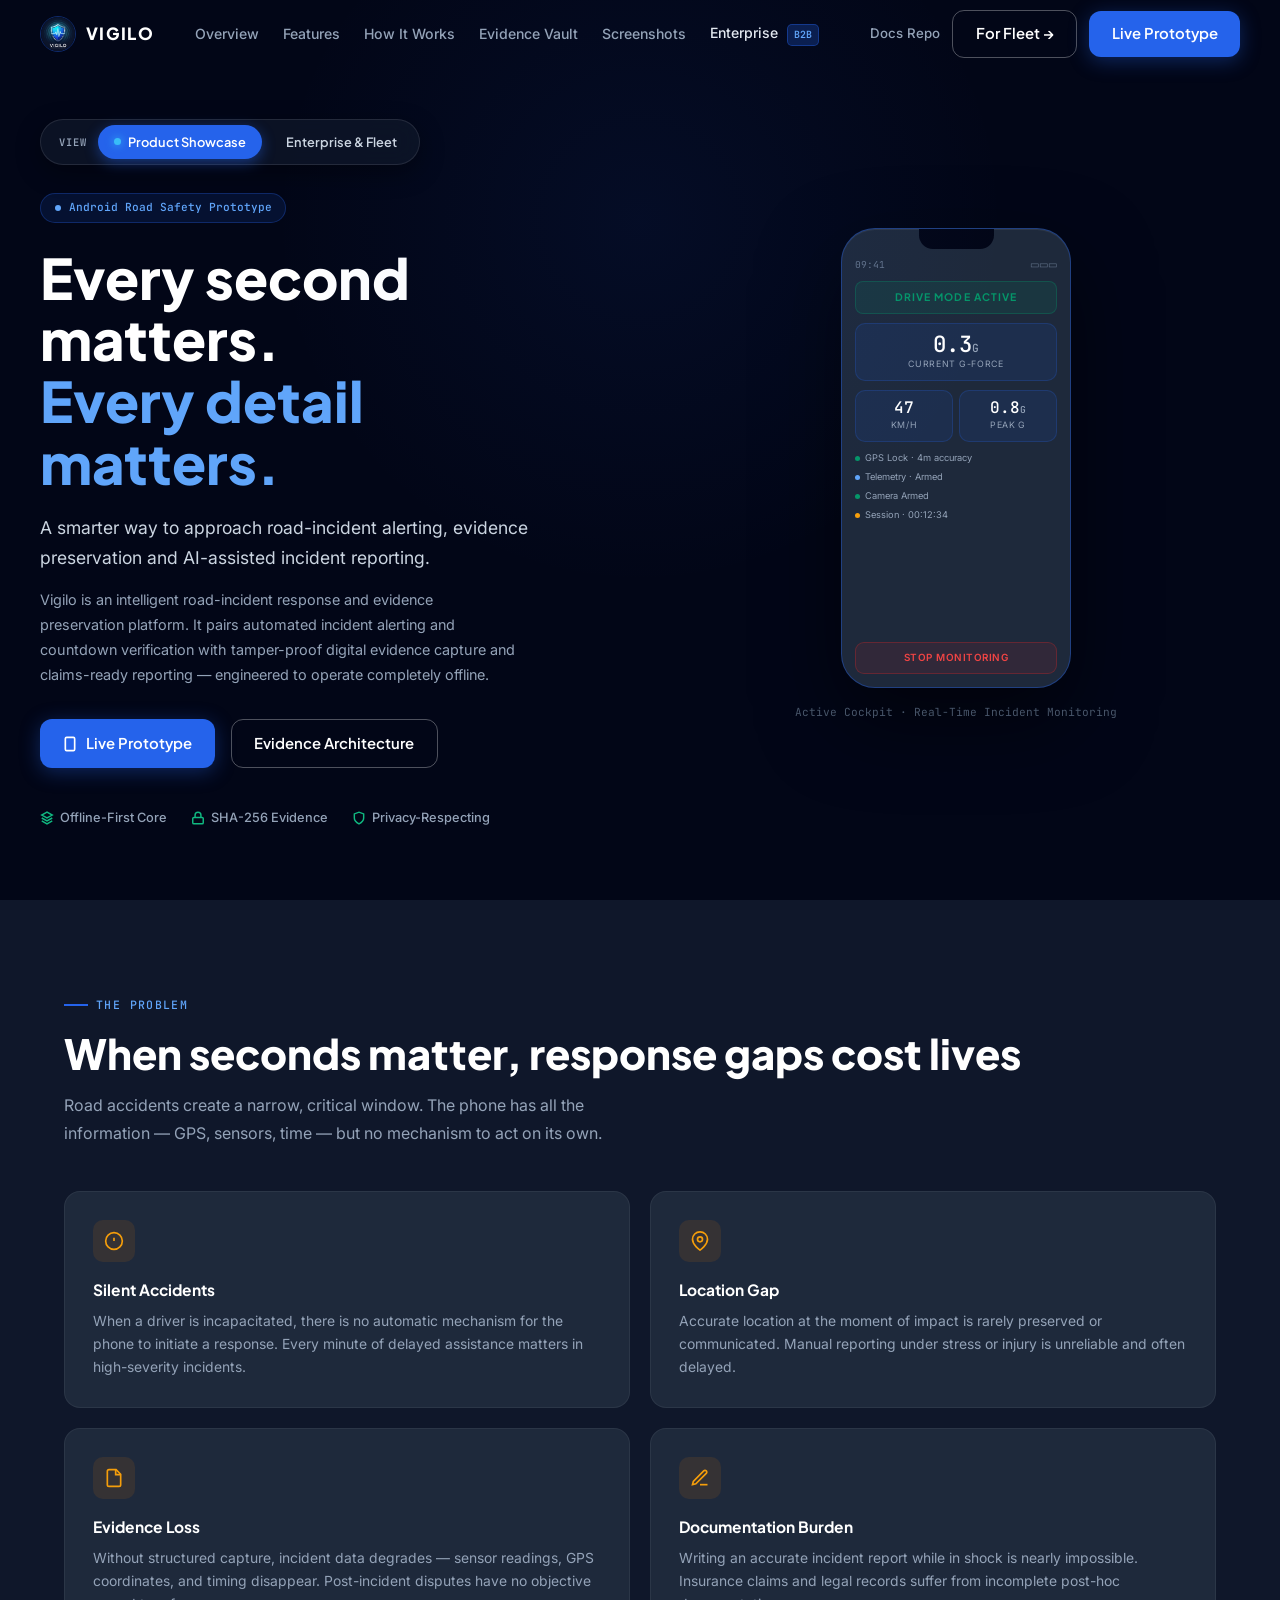
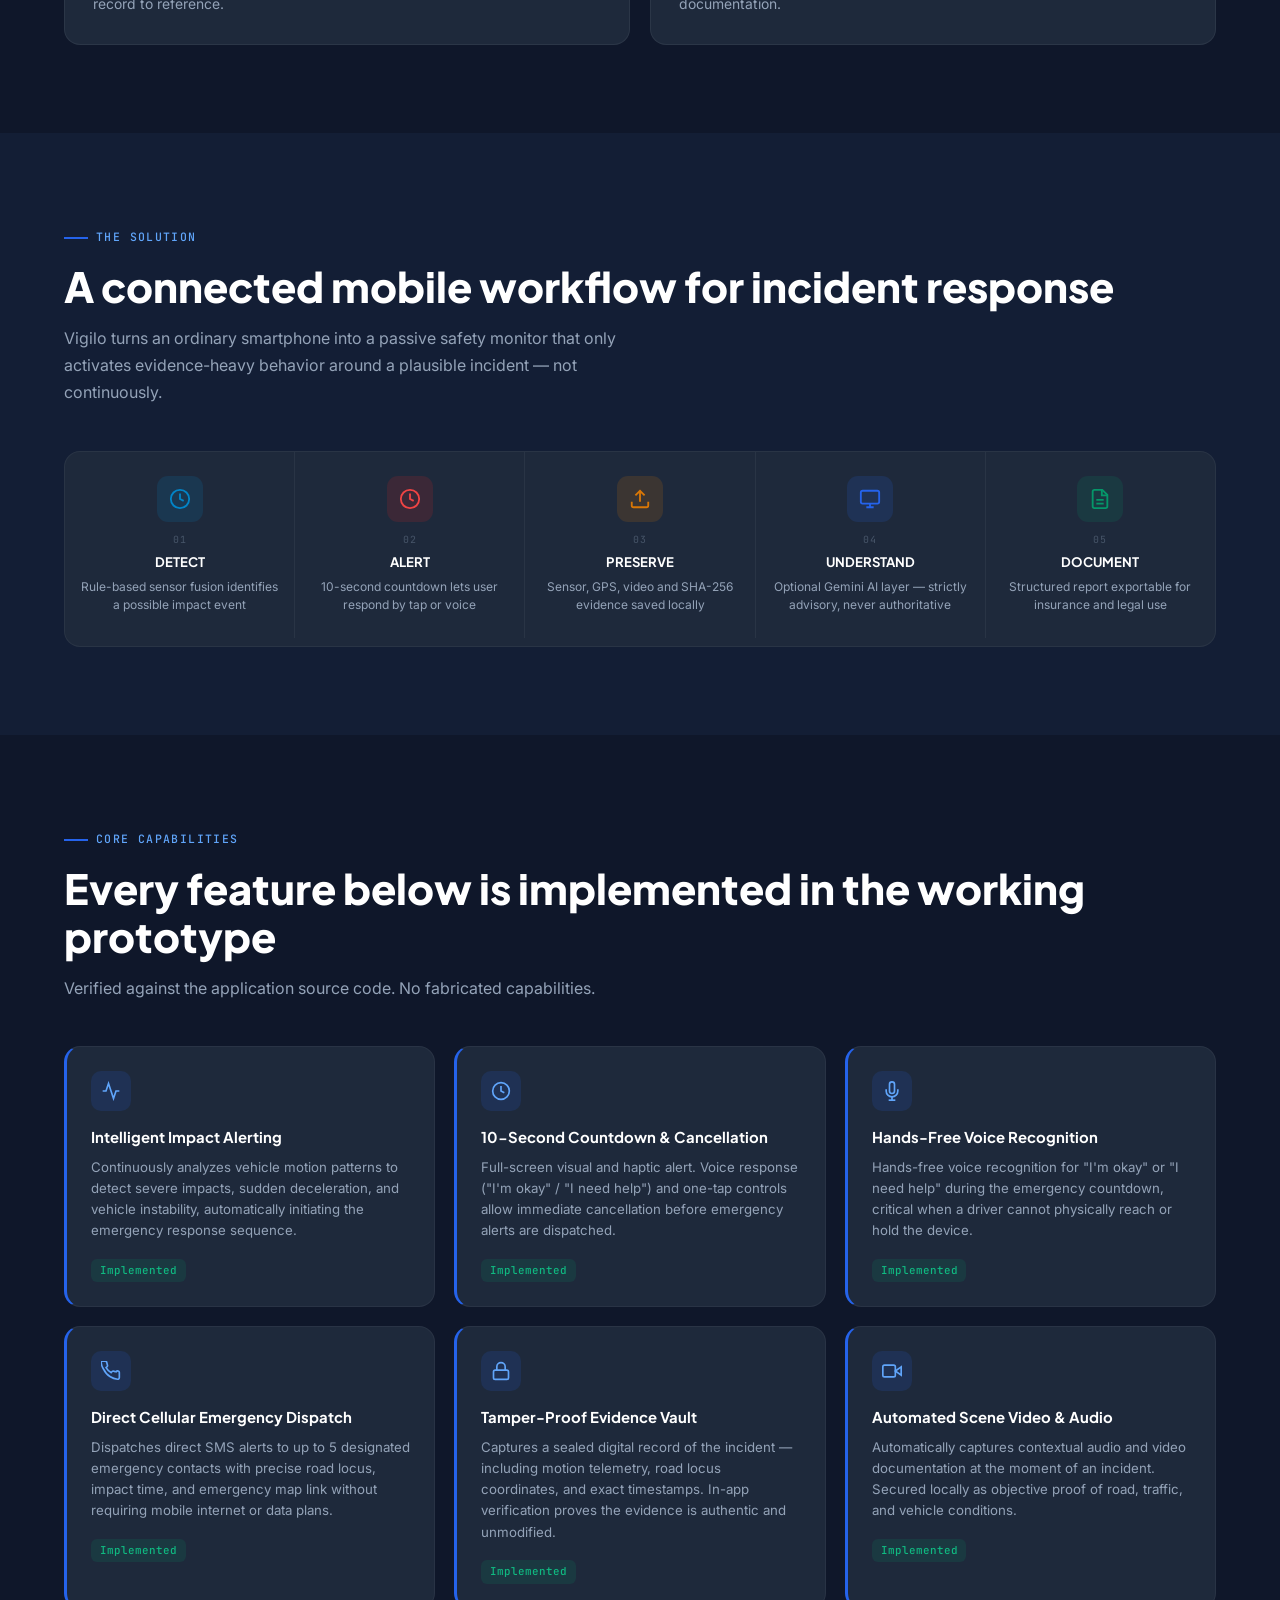
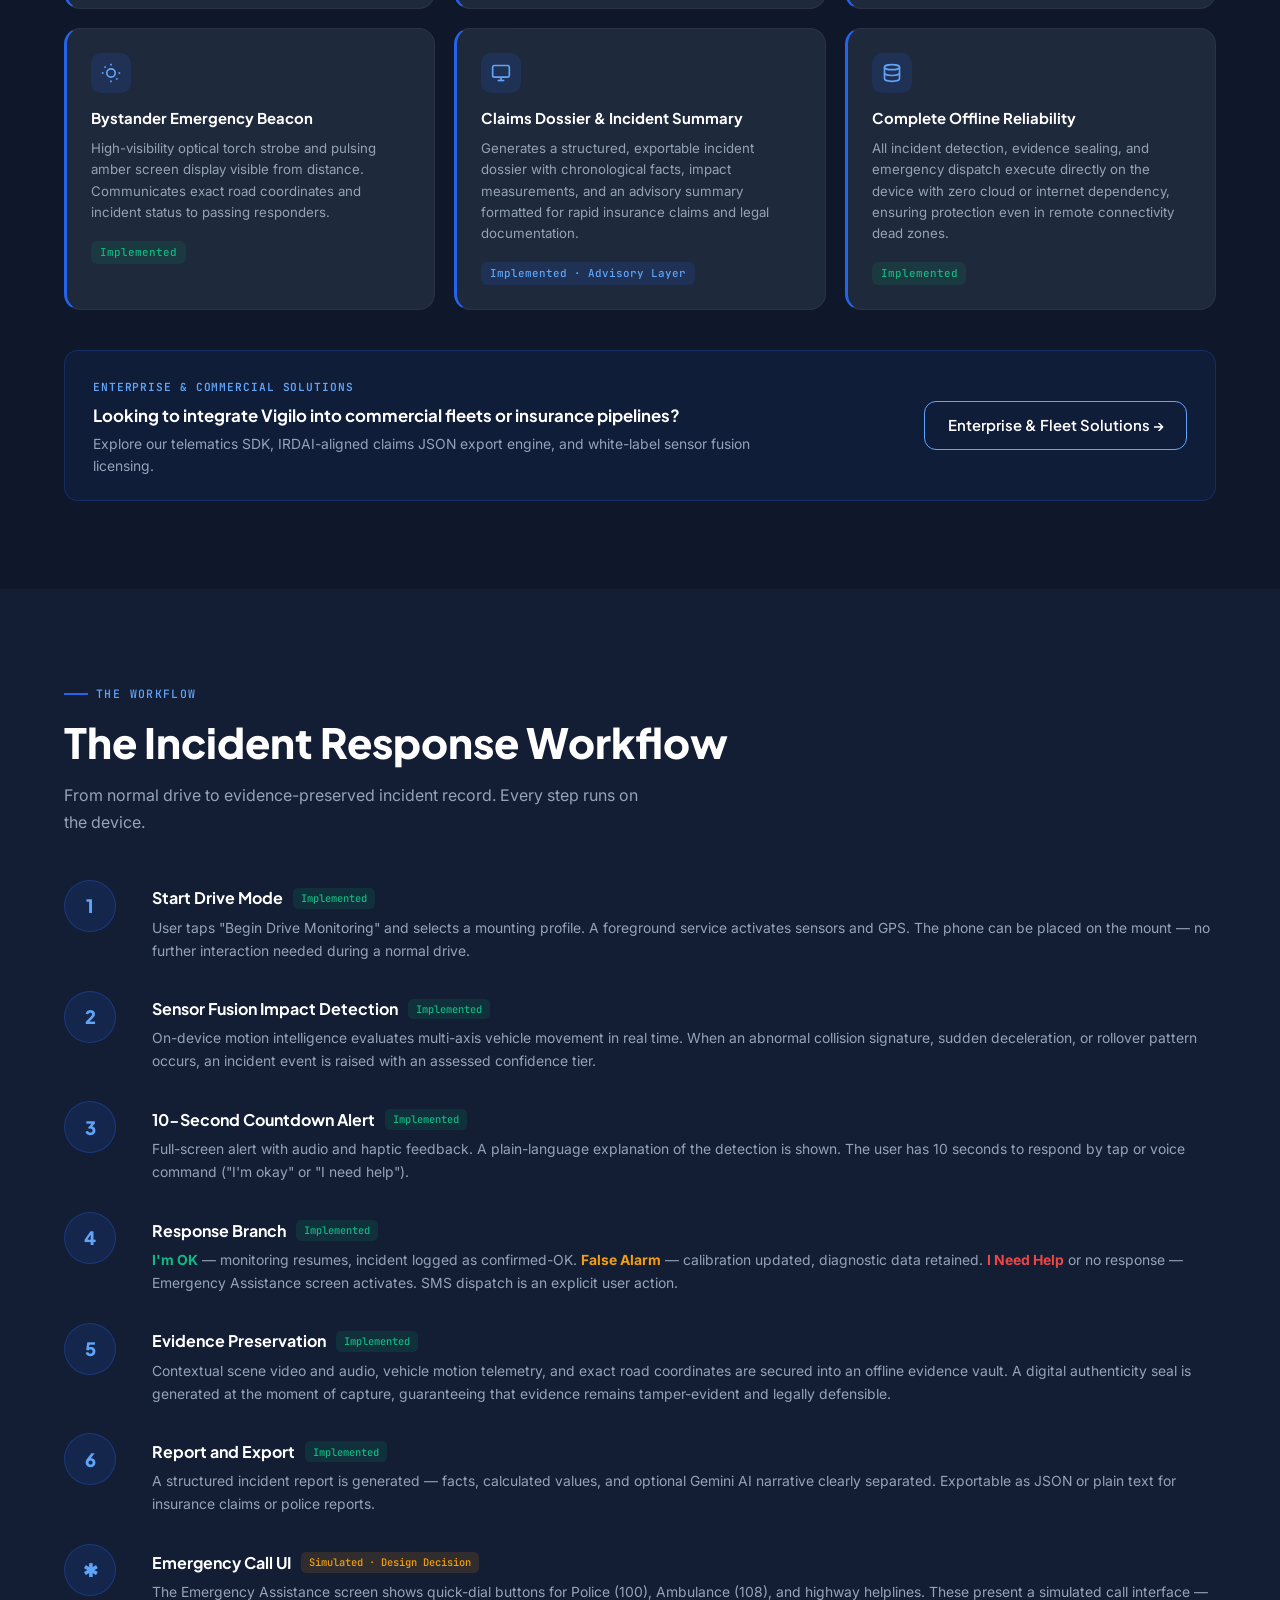
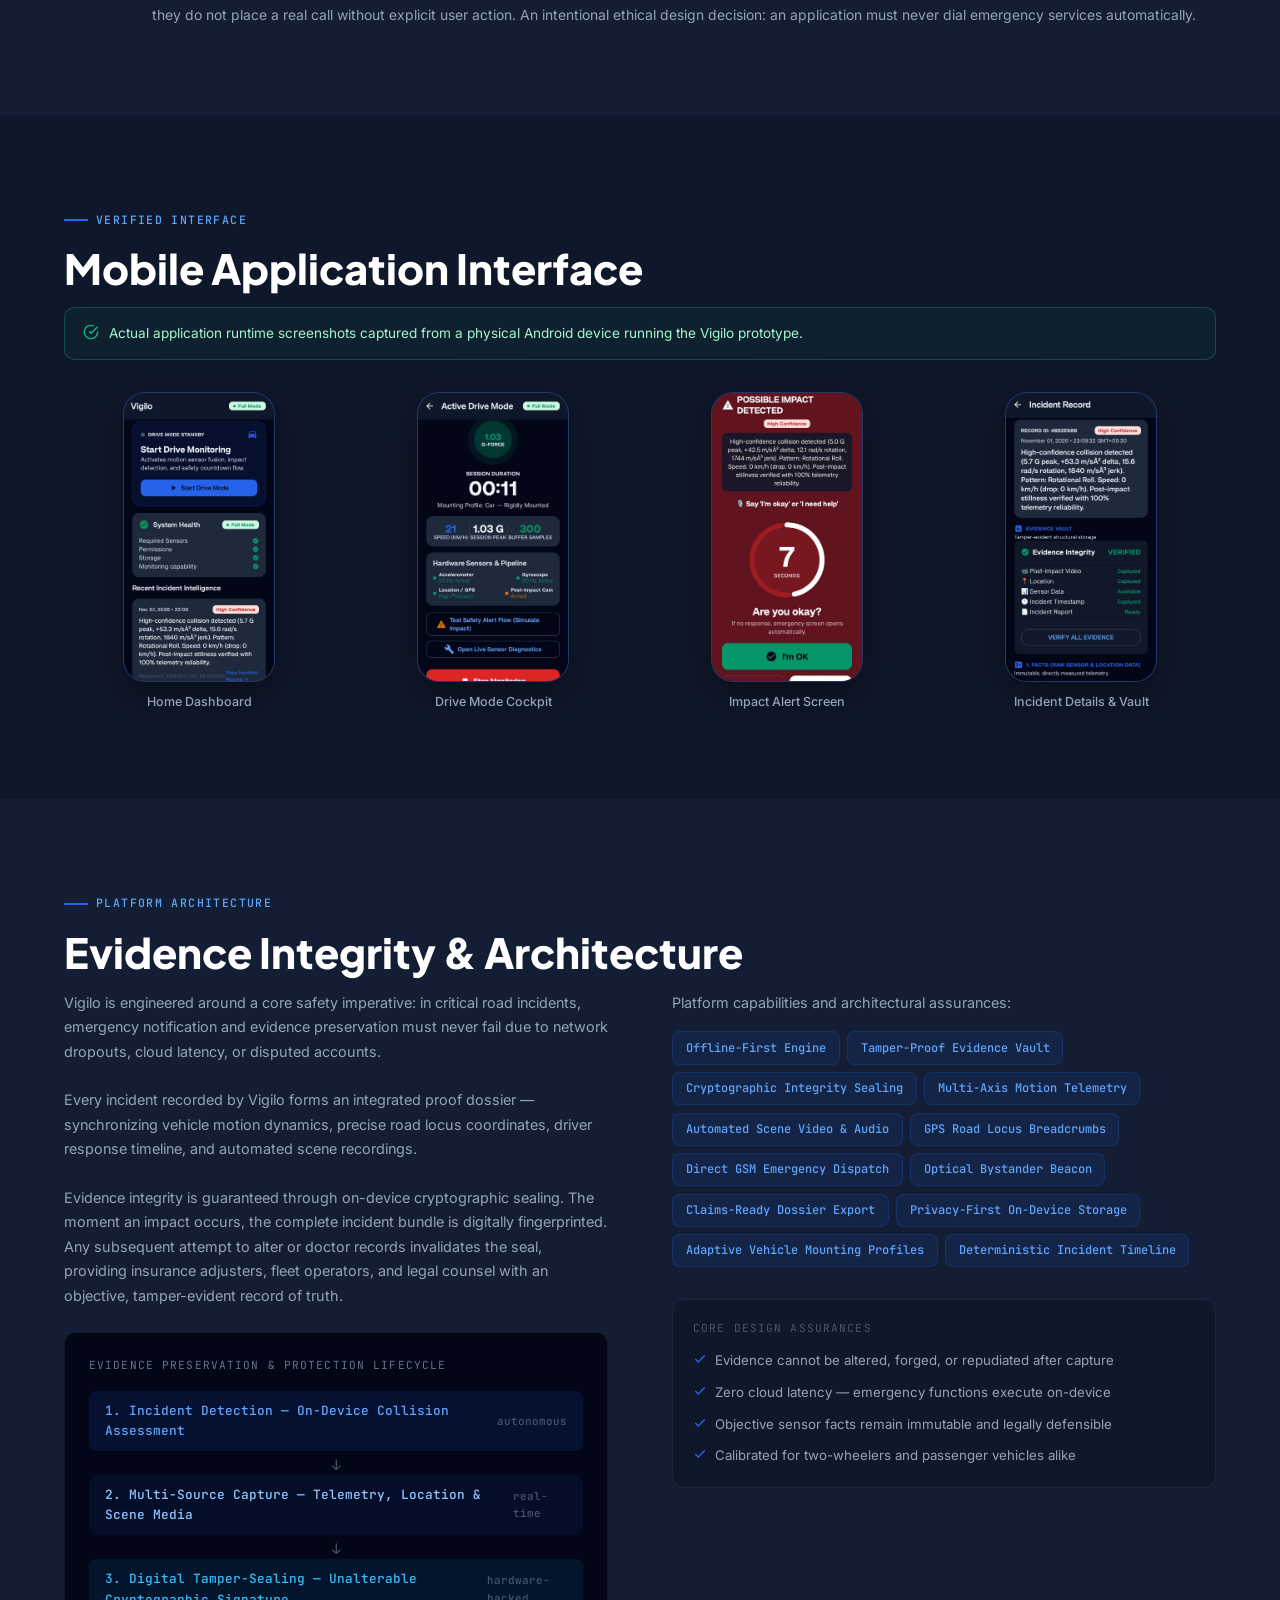
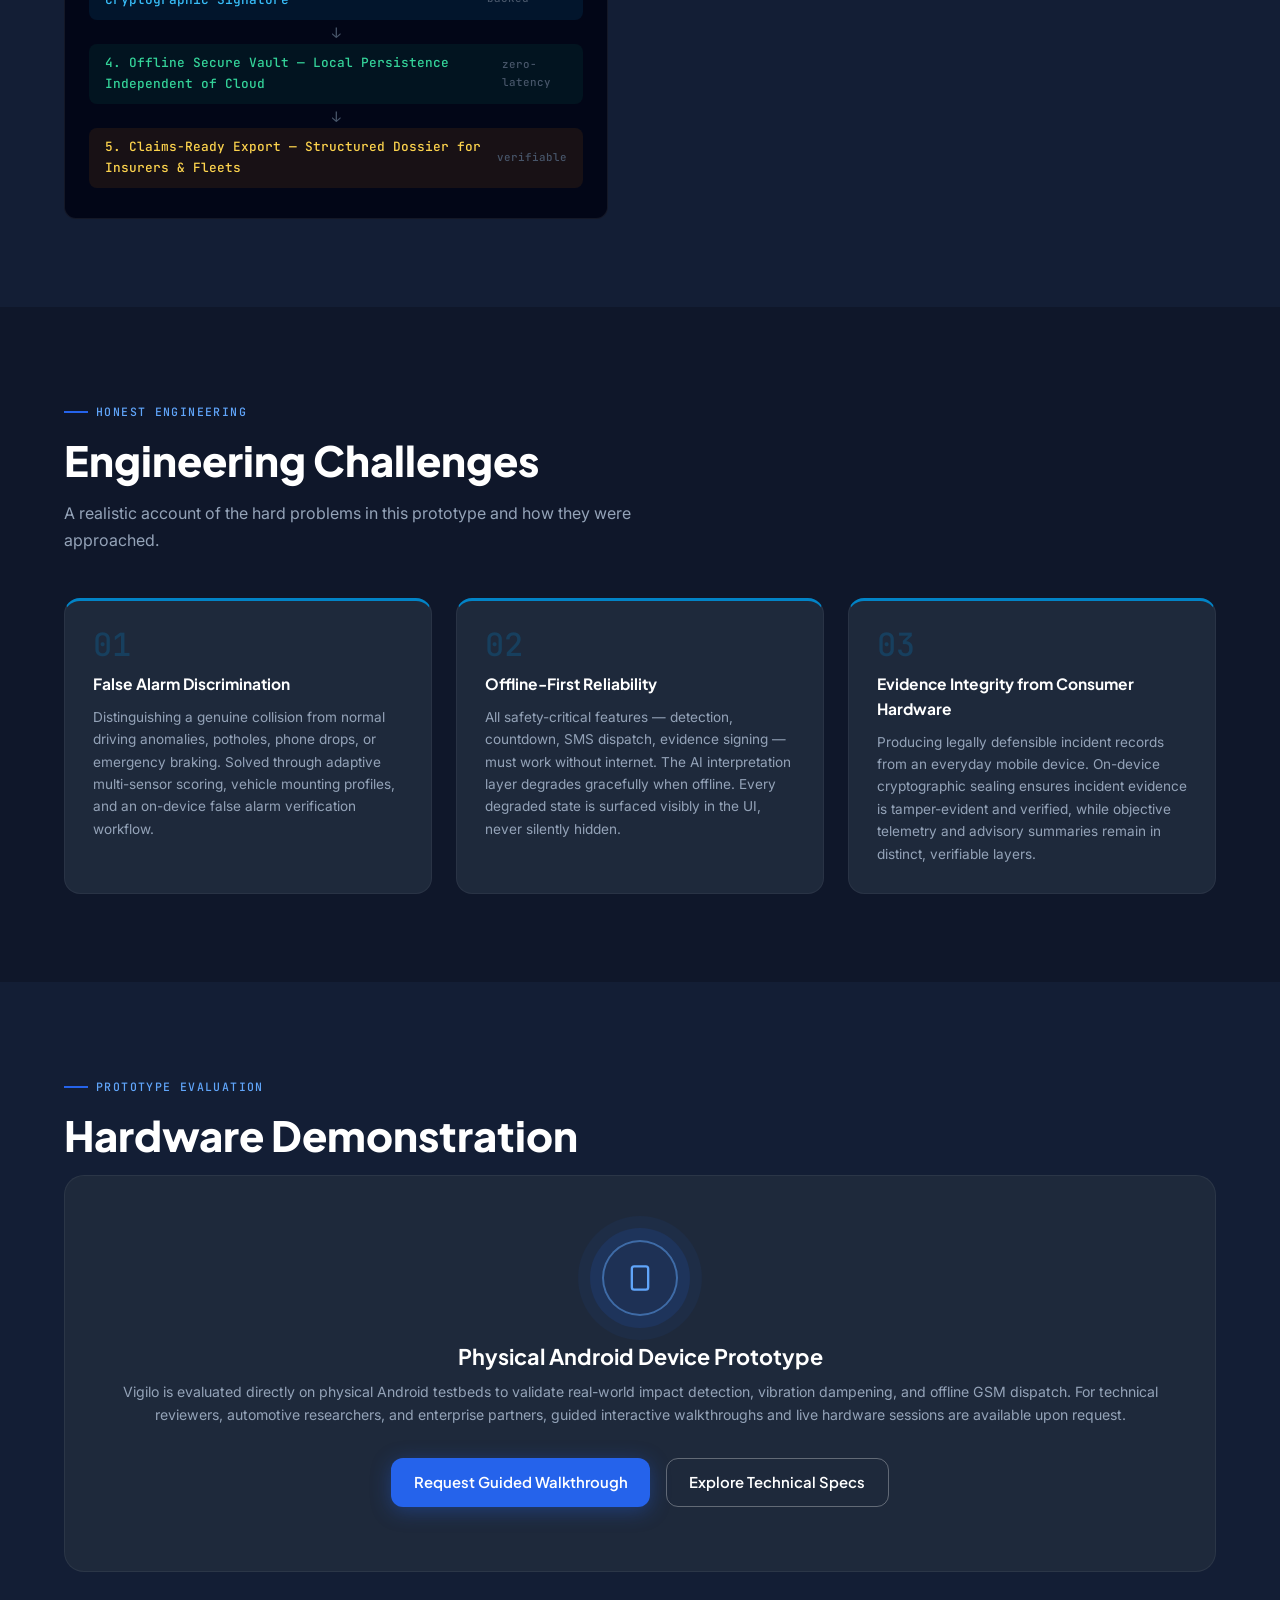
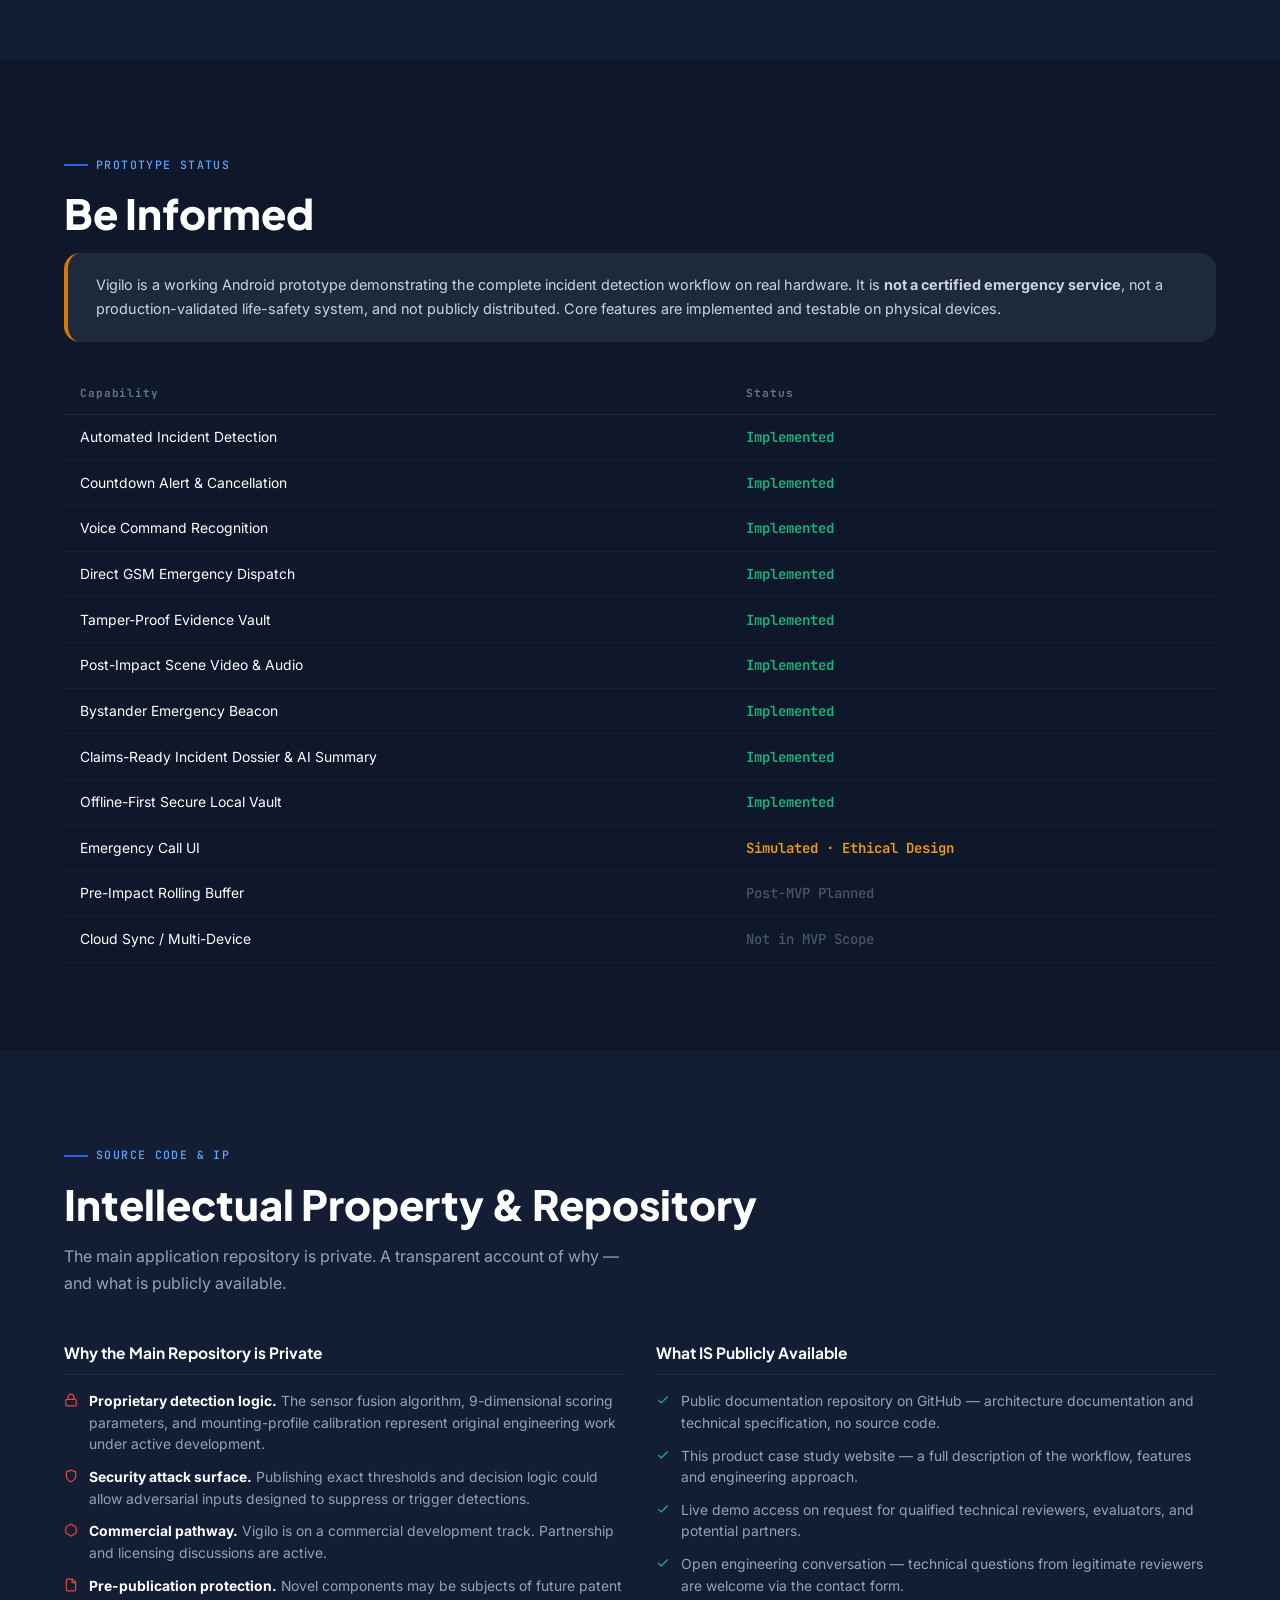
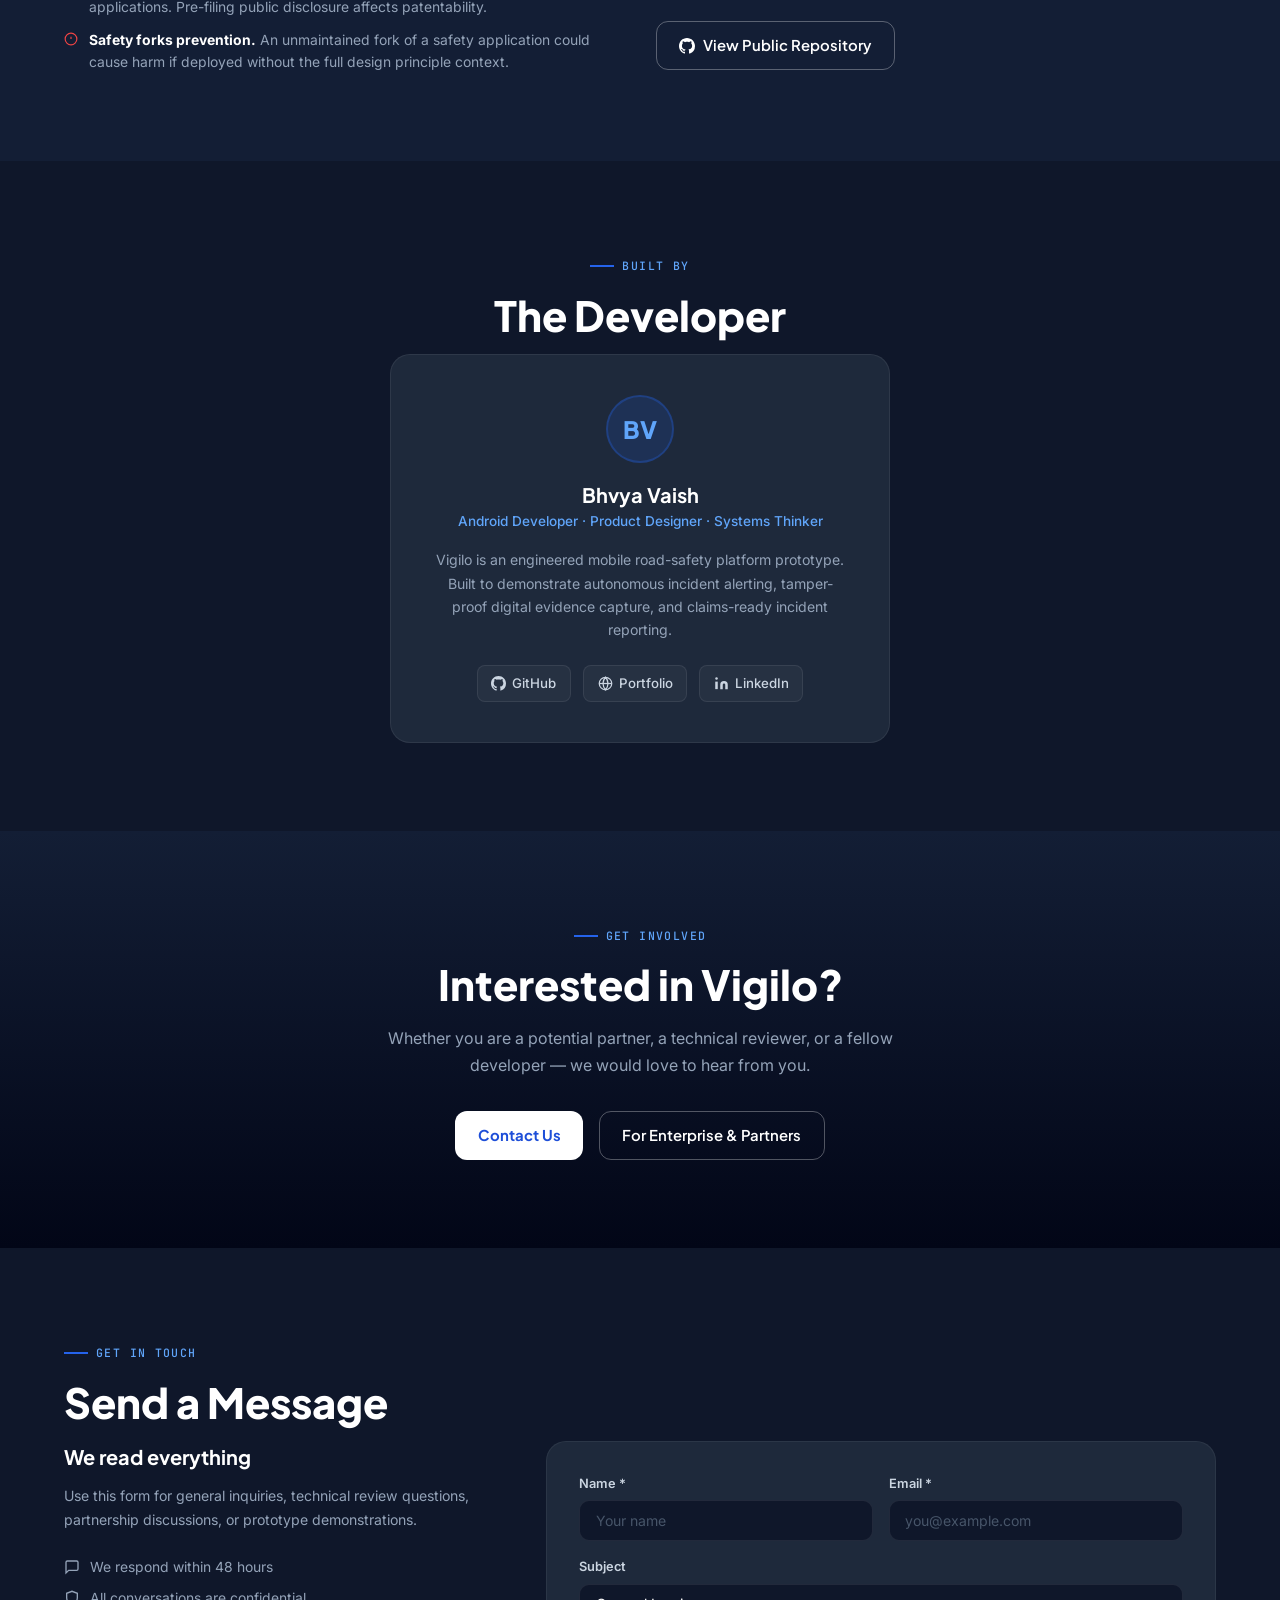
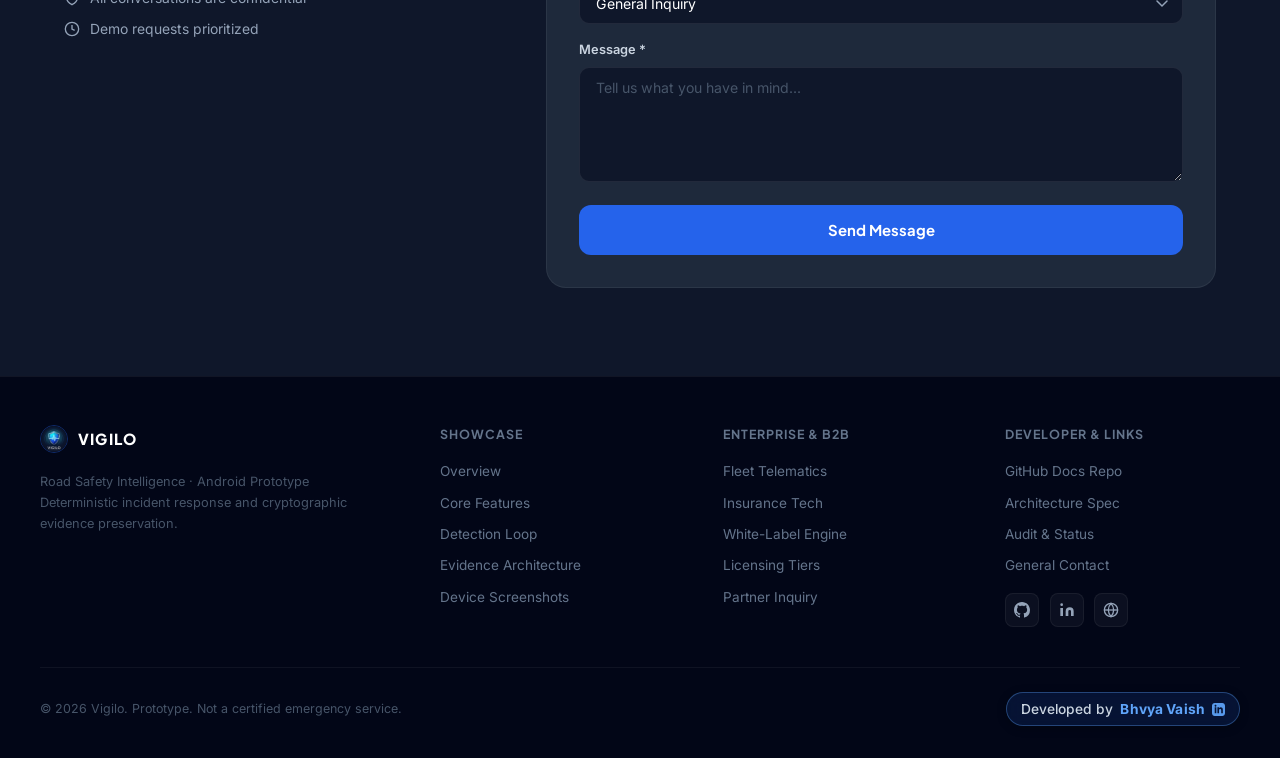
<file: index.html>
<!DOCTYPE html>
<html lang="en">
<head>
  <meta charset="UTF-8">
  <meta name="viewport" content="width=device-width, initial-scale=1.0">
  <title>Vigilo — Intelligent Road Incident Response &amp; Evidence Preservation</title>
  <meta name="description" content="Vigilo is an intelligent road-incident response and evidence preservation platform developed by Bhvya Vaish. Offline crash detection, tamper-proof sensor vault, automated emergency dispatch, and claims-ready incident reporting.">
  <meta name="keywords" content="vigilo, Vigilo, Bhvya Vaish, bhvya vaish, vigilo app, vigilo road safety, vigilo showcase, road safety intelligence, crash detection, incident response, accident evidence preservation, tamper-proof evidence vault, digital collision proof, insurance telematics, emergency SOS dispatch, IRDAI claims, smart road safety, Android telematics, fleet safety, automatic accident detection, mobile black box, collision telemetry, forensic accident dossier, vehicular incident analysis, zero-connectivity crash alerting, automotive safety">
  <meta name="author" content="Bhvya Vaish">
  <meta name="creator" content="Bhvya Vaish">
  <meta name="publisher" content="Vigilo">
  <meta name="robots" content="index, follow, max-image-preview:large, max-snippet:-1, max-video-preview:-1">
  <meta name="google-site-verification" content="8v8KjoEkfXx4oYMxUPfos7uL0--HUBqUEbfpXF6efFc" />
  <link rel="canonical" href="https://vigilo-showcase.vercel.app/">

  <!-- Open Graph / Facebook / LinkedIn -->
  <meta property="og:type" content="website">
  <meta property="og:site_name" content="Vigilo">
  <meta property="og:locale" content="en_US">
  <meta property="og:url" content="https://vigilo-showcase.vercel.app/">
  <meta property="og:title" content="Vigilo — Road Safety Intelligence &amp; Evidence Preservation">
  <meta property="og:description" content="Intelligent road-incident response and tamper-proof evidence preservation platform developed by Bhvya Vaish.">
  <meta property="og:image" content="https://vigilo-showcase.vercel.app/assets/og-image.png">
  <meta property="og:image:secure_url" content="https://vigilo-showcase.vercel.app/assets/og-image.png">
  <meta property="og:image:type" content="image/png">
  <meta property="og:image:width" content="1200">
  <meta property="og:image:height" content="630">
  <meta property="og:image:alt" content="Vigilo — Road Safety Intelligence Platform by Bhvya Vaish">

  <!-- Twitter / X -->
  <meta name="twitter:card" content="summary_large_image">
  <meta name="twitter:site" content="@BhvyaVaish">
  <meta name="twitter:creator" content="@BhvyaVaish">
  <meta name="twitter:title" content="Vigilo — Road Safety Intelligence &amp; Evidence Preservation">
  <meta name="twitter:description" content="Intelligent road-incident response and tamper-proof evidence preservation platform developed by Bhvya Vaish.">
  <meta name="twitter:image" content="https://vigilo-showcase.vercel.app/assets/og-image.png">
  <meta name="twitter:image:alt" content="Vigilo — Road Safety Intelligence Platform by Bhvya Vaish">

  <!-- Favicons, Touch Icons & Web App Manifest -->
  <link rel="icon" type="image/png" sizes="32x32" href="assets/favicon-32x32.png?v=3">
  <link rel="icon" type="image/png" sizes="16x16" href="assets/favicon-16x16.png?v=3">
  <link rel="icon" type="image/png" href="assets/vigilo_logo_cropped.png?v=3">
  <link rel="shortcut icon" href="favicon.ico?v=3">
  <link rel="apple-touch-icon" sizes="180x180" href="assets/apple-touch-icon.png?v=3">
  <link rel="manifest" href="site.webmanifest">
  <meta name="theme-color" content="#020617">
  <meta name="color-scheme" content="dark">

  <!-- Stylesheets & Fonts -->
  <link rel="stylesheet" href="style.css?v=2">
  <link rel="preconnect" href="https://fonts.googleapis.com">
  <link rel="preconnect" href="https://fonts.gstatic.com" crossorigin>

  <!-- Schema.org Structured Data (JSON-LD) -->
  <script type="application/ld+json">
  {
    "@context": "https://schema.org",
    "@graph": [
      {
        "@type": "WebSite",
        "@id": "https://vigilo-showcase.vercel.app/#website",
        "url": "https://vigilo-showcase.vercel.app/",
        "name": "Vigilo",
        "alternateName": ["vigilo", "Vigilo App", "Vigilo Road Safety", "Vigilo Showcase"],
        "description": "Intelligent mobile road-incident response and cryptographic evidence preservation platform.",
        "keywords": "vigilo, Vigilo, Bhvya Vaish, bhvya vaish, road safety intelligence, crash detection, incident response, accident evidence preservation, tamper-proof evidence vault, insurance telematics, emergency SOS, fleet safety",
        "publisher": {
          "@id": "https://vigilo-showcase.vercel.app/#organization"
        }
      },
      {
        "@type": "Organization",
        "@id": "https://vigilo-showcase.vercel.app/#organization",
        "name": "Vigilo",
        "alternateName": ["vigilo", "Vigilo Technologies", "Vigilo Road Safety"],
        "url": "https://vigilo-showcase.vercel.app/",
        "logo": {
          "@type": "ImageObject",
          "url": "https://vigilo-showcase.vercel.app/assets/vigilo_logo_transparent.png",
          "caption": "Vigilo Logo"
        },
        "founder": {
          "@id": "https://vigilo-showcase.vercel.app/#author"
        },
        "sameAs": [
          "https://github.com/BhvyaVaish/vigilo-showcase",
          "https://www.linkedin.com/in/bhvya-vaish"
        ]
      },
      {
        "@type": "Person",
        "@id": "https://vigilo-showcase.vercel.app/#author",
        "name": "Bhvya Vaish",
        "alternateName": ["bhvya vaish", "BhvyaVaish"],
        "jobTitle": "Lead Architect & Mobile Engineer",
        "knowsAbout": ["Android Development", "Road Safety Telematics", "Incident Detection Algorithms", "Cryptographic Evidence Preservation", "Sensor Fusion"],
        "url": "https://www.linkedin.com/in/bhvya-vaish",
        "sameAs": [
          "https://www.linkedin.com/in/bhvya-vaish",
          "https://github.com/BhvyaVaish",
          "https://bhvyavaish.vercel.app/"
        ]
      },
      {
        "@type": "SoftwareApplication",
        "@id": "https://vigilo-showcase.vercel.app/#software",
        "name": "Vigilo",
        "alternateName": ["vigilo", "Vigilo App", "Vigilo Android"],
        "applicationCategory": "SafetyApplication",
        "operatingSystem": "Android",
        "description": "Mobile road-incident response and cryptographic evidence preservation platform with offline emergency alerting.",
        "keywords": "vigilo, Vigilo, Bhvya Vaish, crash detection, road safety, accident evidence vault, digital collision proof, emergency SOS, telematics black box, IRDAI claims",
        "author": {
          "@id": "https://vigilo-showcase.vercel.app/#author"
        },
        "offers": {
          "@type": "Offer",
          "price": "0",
          "priceCurrency": "USD"
        }
      },
      {
        "@type": "WebPage",
        "@id": "https://vigilo-showcase.vercel.app/#webpage",
        "url": "https://vigilo-showcase.vercel.app/",
        "name": "Vigilo — Intelligent Road Incident Response & Evidence Preservation",
        "isPartOf": {
          "@id": "https://vigilo-showcase.vercel.app/#website"
        },
        "about": {
          "@id": "https://vigilo-showcase.vercel.app/#software"
        },
        "author": {
          "@id": "https://vigilo-showcase.vercel.app/#author"
        },
        "description": "Vigilo product showcase: intelligent crash detection, tamper-proof sensor evidence vault, and automated emergency response."
      }
    ]
  }
  </script>
</head>
<body>

<!-- NAV -->
<nav class="nav" id="mainNav" role="navigation" aria-label="Main navigation">
  <div class="nav-inner">
    <a href="#" class="nav-brand" aria-label="Vigilo home">
      <img src="assets/vigilo_logo_hd.jpg" alt="Vigilo logo" class="nav-logo">
      <span class="nav-wordmark">VIGILO</span>
    </a>
    <div class="nav-links" role="menubar">
      <a href="#overview"     class="nav-link" role="menuitem">Overview</a>
      <a href="#features"     class="nav-link" role="menuitem">Features</a>
      <a href="#how-it-works" class="nav-link" role="menuitem">How It Works</a>
      <a href="#technology"   class="nav-link" role="menuitem">Evidence Vault</a>
      <a href="#demo"         class="nav-link" role="menuitem">Screenshots</a>
      <a href="business.html" class="nav-link nav-link--enterprise" role="menuitem">Enterprise <span class="nav-badge">B2B</span></a>
    </div>
    <div class="nav-actions">
      <a href="https://github.com/BhvyaVaish/vigilo-showcase" target="_blank" rel="noopener noreferrer" class="nav-github-link">Docs Repo</a>
      <a href="business.html" class="btn btn-outline btn-sm">For Fleet &rarr;</a>
      <a href="#demo" class="btn btn-primary btn-sm">Live Prototype</a>
    </div>
    <button class="nav-hamburger" id="hamburger" aria-label="Open menu" aria-expanded="false">
      <span></span><span></span><span></span>
    </button>
  </div>
  <div class="nav-mobile" id="navMobile" role="menu">
    <a href="#overview"     class="nav-link" role="menuitem">Overview</a>
    <a href="#features"     class="nav-link" role="menuitem">Features</a>
    <a href="#how-it-works" class="nav-link" role="menuitem">How It Works</a>
    <a href="#technology"   class="nav-link" role="menuitem">Evidence Vault</a>
    <a href="#demo"         class="nav-link" role="menuitem">Screenshots</a>
    <a href="business.html" class="nav-link nav-link--enterprise" role="menuitem">Enterprise &amp; Fleet <span class="nav-badge">B2B</span></a>
    <a href="https://github.com/BhvyaVaish/vigilo-showcase" target="_blank" rel="noopener noreferrer" class="nav-link" role="menuitem">GitHub Showcase</a>
    <a href="#demo" class="btn btn-primary">Live Prototype</a>
  </div>
</nav>

<!-- HERO -->
<section class="hero" id="home">
  <div class="hero-inner">
    <div class="hero-copy">
      <div class="site-page-switcher" role="tablist" aria-label="Website Page Switcher">
        <span class="switcher-label">View</span>
        <a href="index.html" class="switcher-pill active" role="tab" aria-selected="true">
          <span class="switcher-dot"></span>
          Product Showcase
        </a>
        <a href="business.html" class="switcher-pill" role="tab" aria-selected="false">
          Enterprise &amp; Fleet
        </a>
      </div>
      <div class="hero-badge">
        <span class="hero-badge-dot"></span>
        Android Road Safety Prototype
      </div>
      <h1 class="hero-title">Every second matters.<br><span class="accent">Every detail matters.</span></h1>
      <p class="hero-sub">A smarter way to approach road-incident alerting, evidence preservation and AI-assisted incident reporting.</p>
      <p class="hero-desc">Vigilo is an intelligent road-incident response and evidence preservation platform. It pairs automated incident alerting and countdown verification with tamper-proof digital evidence capture and claims-ready reporting — engineered to operate completely offline.</p>
      <div class="hero-actions">
        <a href="#demo" class="btn btn-primary">
          <svg width="16" height="16" viewBox="0 0 24 24" fill="none" stroke="currentColor" stroke-width="2.5" aria-hidden="true"><rect x="5" y="2" width="14" height="20" rx="2" ry="2"/><line x1="12" y1="18" x2="12.01" y2="18"/></svg>
          Live Prototype
        </a>
        <a href="#technology" class="btn btn-outline">Evidence Architecture</a>
      </div>
      <div class="hero-trust">
        <span class="trust-item">
          <svg width="14" height="14" viewBox="0 0 24 24" fill="none" stroke="#10B981" stroke-width="2.5" aria-hidden="true"><path d="M12 2L3 7l9 5 9-5-9-5zM3 17l9 5 9-5M3 12l9 5 9-5"/></svg>
          Offline-First Core
        </span>
        <span class="trust-item">
          <svg width="14" height="14" viewBox="0 0 24 24" fill="none" stroke="#10B981" stroke-width="2.5" aria-hidden="true"><rect x="3" y="11" width="18" height="11" rx="2"/><path d="M7 11V7a5 5 0 0110 0v4"/></svg>
          SHA-256 Evidence
        </span>
        <span class="trust-item">
          <svg width="14" height="14" viewBox="0 0 24 24" fill="none" stroke="#10B981" stroke-width="2.5" aria-hidden="true"><path d="M12 22s8-4 8-10V5l-8-3-8 3v7c0 6 8 10 8 10z"/></svg>
          Privacy-Respecting
        </span>
      </div>
    </div>
    <div class="hero-visual">
      <div class="phone-mockup" role="img" aria-label="Vigilo drive mode UI representation">
        <div class="phone-notch"></div>
        <div class="phone-screen">
          <div class="phone-status-bar"><span>09:41</span><span>&#9645;&#9645;&#9645;</span></div>
          <div class="phone-drive-badge">DRIVE MODE ACTIVE</div>
          <div class="phone-metric-card">
            <div class="phone-metric-val">0.3<span style="font-size:0.7rem;color:#94A3B8;">G</span></div>
            <div class="phone-metric-label">Current G-Force</div>
          </div>
          <div class="phone-metrics-row">
            <div class="phone-metric-card">
              <div class="phone-metric-val" style="font-size:1rem;">47</div>
              <div class="phone-metric-label">km/h</div>
            </div>
            <div class="phone-metric-card">
              <div class="phone-metric-val" style="font-size:1rem;">0.8<span style="font-size:0.6rem;color:#94A3B8;">G</span></div>
              <div class="phone-metric-label">Peak G</div>
            </div>
          </div>
          <div class="phone-status-row">
            <div class="phone-status-item"><span class="phone-status-dot dot-green"></span>GPS Lock &middot; 4m accuracy</div>
            <div class="phone-status-item"><span class="phone-status-dot dot-blue"></span>Telemetry &middot; Armed</div>
            <div class="phone-status-item"><span class="phone-status-dot dot-green"></span>Camera Armed</div>
            <div class="phone-status-item"><span class="phone-status-dot dot-amber"></span>Session &middot; 00:12:34</div>
          </div>
          <div class="phone-stop-btn">STOP MONITORING</div>
        </div>
      </div>
      <p class="phone-caption">Active Cockpit &middot; Real-Time Incident Monitoring</p>
    </div>
  </div>
</section>

<!-- PROBLEM -->
<section class="section section--900" id="overview">
  <div class="container">
    <span class="section-label fade-up">The Problem</span>
    <h2 class="section-title fade-up">When seconds matter, response gaps cost lives</h2>
    <p class="section-sub fade-up">Road accidents create a narrow, critical window. The phone has all the information — GPS, sensors, time — but no mechanism to act on its own.</p>
    <div class="problem-grid">
      <div class="problem-card fade-up">
        <div class="problem-icon">
          <svg width="20" height="20" viewBox="0 0 24 24" fill="none" stroke="#F59E0B" stroke-width="2" aria-hidden="true"><circle cx="12" cy="12" r="10"/><line x1="12" y1="8" x2="12" y2="12"/><line x1="12" y1="16" x2="12.01" y2="16"/></svg>
        </div>
        <h3 class="problem-title">Silent Accidents</h3>
        <p class="problem-desc">When a driver is incapacitated, there is no automatic mechanism for the phone to initiate a response. Every minute of delayed assistance matters in high-severity incidents.</p>
      </div>
      <div class="problem-card fade-up">
        <div class="problem-icon">
          <svg width="20" height="20" viewBox="0 0 24 24" fill="none" stroke="#F59E0B" stroke-width="2" aria-hidden="true"><path d="M21 10c0 7-9 13-9 13s-9-6-9-13a9 9 0 0118 0z"/><circle cx="12" cy="10" r="3"/></svg>
        </div>
        <h3 class="problem-title">Location Gap</h3>
        <p class="problem-desc">Accurate location at the moment of impact is rarely preserved or communicated. Manual reporting under stress or injury is unreliable and often delayed.</p>
      </div>
      <div class="problem-card fade-up">
        <div class="problem-icon">
          <svg width="20" height="20" viewBox="0 0 24 24" fill="none" stroke="#F59E0B" stroke-width="2" aria-hidden="true"><path d="M14.5 2H6a2 2 0 00-2 2v16a2 2 0 002 2h12a2 2 0 002-2V7.5L14.5 2z"/><polyline points="14 2 14 8 20 8"/></svg>
        </div>
        <h3 class="problem-title">Evidence Loss</h3>
        <p class="problem-desc">Without structured capture, incident data degrades — sensor readings, GPS coordinates, and timing disappear. Post-incident disputes have no objective record to reference.</p>
      </div>
      <div class="problem-card fade-up">
        <div class="problem-icon">
          <svg width="20" height="20" viewBox="0 0 24 24" fill="none" stroke="#F59E0B" stroke-width="2" aria-hidden="true"><path d="M12 20h9"/><path d="M16.5 3.5a2.121 2.121 0 013 3L7 19l-4 1 1-4L16.5 3.5z"/></svg>
        </div>
        <h3 class="problem-title">Documentation Burden</h3>
        <p class="problem-desc">Writing an accurate incident report while in shock is nearly impossible. Insurance claims and legal records suffer from incomplete post-hoc documentation.</p>
      </div>
    </div>
  </div>
</section>

<!-- PIPELINE -->
<section class="section section--850">
  <div class="container">
    <span class="section-label fade-up">The Solution</span>
    <h2 class="section-title fade-up">A connected mobile workflow for incident response</h2>
    <p class="section-sub fade-up">Vigilo turns an ordinary smartphone into a passive safety monitor that only activates evidence-heavy behavior around a plausible incident — not continuously.</p>
    <div class="pipeline fade-up">
      <div class="pipeline-step">
        <div class="pipeline-icon" style="background:rgba(2,132,199,0.15);">
          <svg width="22" height="22" viewBox="0 0 24 24" fill="none" stroke="#0284C7" stroke-width="2" aria-hidden="true"><circle cx="12" cy="12" r="10"/><path d="M12 6v6l4 2"/></svg>
        </div>
        <div class="pipeline-step-num">01</div>
        <div class="pipeline-step-title">DETECT</div>
        <div class="pipeline-step-desc">Rule-based sensor fusion identifies a possible impact event</div>
      </div>
      <div class="pipeline-step">
        <div class="pipeline-icon" style="background:rgba(220,38,38,0.15);">
          <svg width="22" height="22" viewBox="0 0 24 24" fill="none" stroke="#EF4444" stroke-width="2" aria-hidden="true"><circle cx="12" cy="12" r="10"/><polyline points="12 6 12 12 16 14"/></svg>
        </div>
        <div class="pipeline-step-num">02</div>
        <div class="pipeline-step-title">ALERT</div>
        <div class="pipeline-step-desc">10-second countdown lets user respond by tap or voice</div>
      </div>
      <div class="pipeline-step">
        <div class="pipeline-icon" style="background:rgba(217,119,6,0.15);">
          <svg width="22" height="22" viewBox="0 0 24 24" fill="none" stroke="#D97706" stroke-width="2" aria-hidden="true"><path d="M21 15v4a2 2 0 01-2 2H5a2 2 0 01-2-2v-4"/><polyline points="17 8 12 3 7 8"/><line x1="12" y1="3" x2="12" y2="15"/></svg>
        </div>
        <div class="pipeline-step-num">03</div>
        <div class="pipeline-step-title">PRESERVE</div>
        <div class="pipeline-step-desc">Sensor, GPS, video and SHA-256 evidence saved locally</div>
      </div>
      <div class="pipeline-step">
        <div class="pipeline-icon" style="background:rgba(37,99,235,0.15);">
          <svg width="22" height="22" viewBox="0 0 24 24" fill="none" stroke="#2563EB" stroke-width="2" aria-hidden="true"><rect x="2" y="3" width="20" height="14" rx="2"/><line x1="8" y1="21" x2="16" y2="21"/><line x1="12" y1="17" x2="12" y2="21"/></svg>
        </div>
        <div class="pipeline-step-num">04</div>
        <div class="pipeline-step-title">UNDERSTAND</div>
        <div class="pipeline-step-desc">Optional Gemini AI layer — strictly advisory, never authoritative</div>
      </div>
      <div class="pipeline-step">
        <div class="pipeline-icon" style="background:rgba(5,150,105,0.15);">
          <svg width="22" height="22" viewBox="0 0 24 24" fill="none" stroke="#059669" stroke-width="2" aria-hidden="true"><path d="M14.5 2H6a2 2 0 00-2 2v16a2 2 0 002 2h12a2 2 0 002-2V7.5L14.5 2z"/><polyline points="14 2 14 8 20 8"/><line x1="16" y1="13" x2="8" y2="13"/><line x1="16" y1="17" x2="8" y2="17"/></svg>
        </div>
        <div class="pipeline-step-num">05</div>
        <div class="pipeline-step-title">DOCUMENT</div>
        <div class="pipeline-step-desc">Structured report exportable for insurance and legal use</div>
      </div>
    </div>
  </div>
</section>

<!-- FEATURES -->
<section class="section section--900" id="features">
  <div class="container">
    <span class="section-label fade-up">Core Capabilities</span>
    <h2 class="section-title fade-up">Every feature below is implemented in the working prototype</h2>
    <p class="section-sub fade-up">Verified against the application source code. No fabricated capabilities.</p>
    <div class="features-grid">
      <div class="feature-card fade-up">
        <div class="feature-icon"><svg width="20" height="20" viewBox="0 0 24 24" fill="none" stroke="#60A5FA" stroke-width="2" aria-hidden="true"><polyline points="22 12 18 12 15 21 9 3 6 12 2 12"/></svg></div>
        <h3 class="feature-title">Intelligent Impact Alerting</h3>
        <p class="feature-desc">Continuously analyzes vehicle motion patterns to detect severe impacts, sudden deceleration, and vehicle instability, automatically initiating the emergency response sequence.</p>
        <span class="feature-badge badge-impl">Implemented</span>
      </div>
      <div class="feature-card fade-up">
        <div class="feature-icon"><svg width="20" height="20" viewBox="0 0 24 24" fill="none" stroke="#60A5FA" stroke-width="2" aria-hidden="true"><circle cx="12" cy="12" r="10"/><polyline points="12 6 12 12 16 14"/></svg></div>
        <h3 class="feature-title">10-Second Countdown &amp; Cancellation</h3>
        <p class="feature-desc">Full-screen visual and haptic alert. Voice response ("I'm okay" / "I need help") and one-tap controls allow immediate cancellation before emergency alerts are dispatched.</p>
        <span class="feature-badge badge-impl">Implemented</span>
      </div>
      <div class="feature-card fade-up">
        <div class="feature-icon"><svg width="20" height="20" viewBox="0 0 24 24" fill="none" stroke="#60A5FA" stroke-width="2" aria-hidden="true"><path d="M12 1a3 3 0 00-3 3v8a3 3 0 006 0V4a3 3 0 00-3-3z"/><path d="M19 10v2a7 7 0 01-14 0v-2"/><line x1="12" y1="19" x2="12" y2="23"/><line x1="8" y1="23" x2="16" y2="23"/></svg></div>
        <h3 class="feature-title">Hands-Free Voice Recognition</h3>
        <p class="feature-desc">Hands-free voice recognition for "I'm okay" or "I need help" during the emergency countdown, critical when a driver cannot physically reach or hold the device.</p>
        <span class="feature-badge badge-impl">Implemented</span>
      </div>
      <div class="feature-card fade-up">
        <div class="feature-icon"><svg width="20" height="20" viewBox="0 0 24 24" fill="none" stroke="#60A5FA" stroke-width="2" aria-hidden="true"><path d="M22 16.92v3a2 2 0 01-2.18 2 19.79 19.79 0 01-8.63-3.07A19.5 19.5 0 013.07 9.81a19.79 19.79 0 01-3.07-8.63A2 2 0 012 .18h3a2 2 0 012 1.72 12.84 12.84 0 00.7 2.81 2 2 0 01-.45 2.11L6.09 7.91a16 16 0 006 6l1.27-1.27a2 2 0 012.11-.45 12.84 12.84 0 002.81.7A2 2 0 0122 14z"/></svg></div>
        <h3 class="feature-title">Direct Cellular Emergency Dispatch</h3>
        <p class="feature-desc">Dispatches direct SMS alerts to up to 5 designated emergency contacts with precise road locus, impact time, and emergency map link without requiring mobile internet or data plans.</p>
        <span class="feature-badge badge-impl">Implemented</span>
      </div>
      <div class="feature-card fade-up">
        <div class="feature-icon"><svg width="20" height="20" viewBox="0 0 24 24" fill="none" stroke="#60A5FA" stroke-width="2" aria-hidden="true"><rect x="3" y="11" width="18" height="11" rx="2"/><path d="M7 11V7a5 5 0 0110 0v4"/></svg></div>
        <h3 class="feature-title">Tamper-Proof Evidence Vault</h3>
        <p class="feature-desc">Captures a sealed digital record of the incident &mdash; including motion telemetry, road locus coordinates, and exact timestamps. In-app verification proves the evidence is authentic and unmodified.</p>
        <span class="feature-badge badge-impl">Implemented</span>
      </div>
      <div class="feature-card fade-up">
        <div class="feature-icon"><svg width="20" height="20" viewBox="0 0 24 24" fill="none" stroke="#60A5FA" stroke-width="2" aria-hidden="true"><path d="M23 7l-7 5 7 5V7z"/><rect x="1" y="5" width="15" height="14" rx="2"/></svg></div>
        <h3 class="feature-title">Automated Scene Video &amp; Audio</h3>
        <p class="feature-desc">Automatically captures contextual audio and video documentation at the moment of an incident. Secured locally as objective proof of road, traffic, and vehicle conditions.</p>
        <span class="feature-badge badge-impl">Implemented</span>
      </div>
      <div class="feature-card fade-up">
        <div class="feature-icon"><svg width="20" height="20" viewBox="0 0 24 24" fill="none" stroke="#60A5FA" stroke-width="2" aria-hidden="true"><circle cx="12" cy="12" r="5"/><line x1="12" y1="1" x2="12" y2="3"/><line x1="12" y1="21" x2="12" y2="23"/><line x1="4.22" y1="4.22" x2="5.64" y2="5.64"/><line x1="18.36" y1="18.36" x2="19.78" y2="19.78"/><line x1="1" y1="12" x2="3" y2="12"/><line x1="21" y1="12" x2="23" y2="12"/></svg></div>
        <h3 class="feature-title">Bystander Emergency Beacon</h3>
        <p class="feature-desc">High-visibility optical torch strobe and pulsing amber screen display visible from distance. Communicates exact road coordinates and incident status to passing responders.</p>
        <span class="feature-badge badge-impl">Implemented</span>
      </div>
      <div class="feature-card fade-up">
        <div class="feature-icon"><svg width="20" height="20" viewBox="0 0 24 24" fill="none" stroke="#60A5FA" stroke-width="2" aria-hidden="true"><rect x="2" y="3" width="20" height="14" rx="2"/><line x1="8" y1="21" x2="16" y2="21"/><line x1="12" y1="17" x2="12" y2="21"/></svg></div>
        <h3 class="feature-title">Claims Dossier &amp; Incident Summary</h3>
        <p class="feature-desc">Generates a structured, exportable incident dossier with chronological facts, impact measurements, and an advisory summary formatted for rapid insurance claims and legal documentation.</p>
        <span class="feature-badge badge-advisory">Implemented &middot; Advisory Layer</span>
      </div>
      <div class="feature-card fade-up">
        <div class="feature-icon"><svg width="20" height="20" viewBox="0 0 24 24" fill="none" stroke="#60A5FA" stroke-width="2" aria-hidden="true"><ellipse cx="12" cy="5" rx="9" ry="3"/><path d="M21 12c0 1.66-4 3-9 3s-9-1.34-9-3"/><path d="M3 5v14c0 1.66 4 3 9 3s9-1.34 9-3V5"/></svg></div>
        <h3 class="feature-title">Complete Offline Reliability</h3>
        <p class="feature-desc">All incident detection, evidence sealing, and emergency dispatch execute directly on the device with zero cloud or internet dependency, ensuring protection even in remote connectivity dead zones.</p>
        <span class="feature-badge badge-impl">Implemented</span>
      </div>
    </div>
    <div class="features-business-callout fade-up" style="margin-top:2.5rem;padding:1.4rem 1.75rem;background:rgba(37,99,235,0.08);border:1px solid rgba(37,99,235,0.22);border-radius:14px;display:flex;align-items:center;justify-content:space-between;flex-wrap:wrap;gap:1rem;">
      <div style="max-width:720px;">
        <span style="font-family:var(--font-mono);font-size:0.7rem;color:var(--blue-light);font-weight:600;letter-spacing:0.08em;text-transform:uppercase;">Enterprise &amp; Commercial Solutions</span>
        <h4 style="font-family:var(--font-brand);font-size:1.05rem;font-weight:700;color:var(--white);margin:0.25rem 0 0.2rem;">Looking to integrate Vigilo into commercial fleets or insurance pipelines?</h4>
        <p style="font-size:0.87rem;color:var(--slate-400);margin:0;">Explore our telematics SDK, IRDAI-aligned claims JSON export engine, and white-label sensor fusion licensing.</p>
      </div>
      <a href="business.html" class="btn btn-outline btn-sm" style="white-space:nowrap;border-color:var(--blue-light);color:var(--white);">
        Enterprise &amp; Fleet Solutions &rarr;
      </a>
    </div>
  </div>
</section>

<!-- HOW IT WORKS -->
<section class="section section--850" id="how-it-works">
  <div class="container">
    <span class="section-label fade-up">The Workflow</span>
    <h2 class="section-title fade-up">The Incident Response Workflow</h2>
    <p class="section-sub fade-up">From normal drive to evidence-preserved incident record. Every step runs on the device.</p>
    <div class="workflow-steps">
      <div class="workflow-step fade-up">
        <div class="workflow-num">1</div>
        <div class="workflow-content">
          <h3 class="workflow-title">Start Drive Mode <span class="workflow-pill pill-impl">Implemented</span></h3>
          <p class="workflow-desc">User taps "Begin Drive Monitoring" and selects a mounting profile. A foreground service activates sensors and GPS. The phone can be placed on the mount — no further interaction needed during a normal drive.</p>
        </div>
      </div>
      <div class="workflow-step fade-up">
        <div class="workflow-num">2</div>
        <div class="workflow-content">
          <h3 class="workflow-title">Sensor Fusion Impact Detection <span class="workflow-pill pill-impl">Implemented</span></h3>
          <p class="workflow-desc">On-device motion intelligence evaluates multi-axis vehicle movement in real time. When an abnormal collision signature, sudden deceleration, or rollover pattern occurs, an incident event is raised with an assessed confidence tier.</p>
        </div>
      </div>
      <div class="workflow-step fade-up">
        <div class="workflow-num">3</div>
        <div class="workflow-content">
          <h3 class="workflow-title">10-Second Countdown Alert <span class="workflow-pill pill-impl">Implemented</span></h3>
          <p class="workflow-desc">Full-screen alert with audio and haptic feedback. A plain-language explanation of the detection is shown. The user has 10 seconds to respond by tap or voice command ("I'm okay" or "I need help").</p>
        </div>
      </div>
      <div class="workflow-step fade-up">
        <div class="workflow-num">4</div>
        <div class="workflow-content">
          <h3 class="workflow-title">Response Branch <span class="workflow-pill pill-impl">Implemented</span></h3>
          <p class="workflow-desc"><strong style="color:#10B981;">I'm OK</strong> — monitoring resumes, incident logged as confirmed-OK. <strong style="color:#F59E0B;">False Alarm</strong> — calibration updated, diagnostic data retained. <strong style="color:#EF4444;">I Need Help</strong> or no response — Emergency Assistance screen activates. SMS dispatch is an explicit user action.</p>
        </div>
      </div>
      <div class="workflow-step fade-up">
        <div class="workflow-num">5</div>
        <div class="workflow-content">
          <h3 class="workflow-title">Evidence Preservation <span class="workflow-pill pill-impl">Implemented</span></h3>
          <p class="workflow-desc">Contextual scene video and audio, vehicle motion telemetry, and exact road coordinates are secured into an offline evidence vault. A digital authenticity seal is generated at the moment of capture, guaranteeing that evidence remains tamper-evident and legally defensible.</p>
        </div>
      </div>
      <div class="workflow-step fade-up">
        <div class="workflow-num">6</div>
        <div class="workflow-content">
          <h3 class="workflow-title">Report and Export <span class="workflow-pill pill-impl">Implemented</span></h3>
          <p class="workflow-desc">A structured incident report is generated — facts, calculated values, and optional Gemini AI narrative clearly separated. Exportable as JSON or plain text for insurance claims or police reports.</p>
        </div>
      </div>
      <div class="workflow-step fade-up">
        <div class="workflow-num" style="font-size:1.1rem;">&#x2731;</div>
        <div class="workflow-content">
          <h3 class="workflow-title">Emergency Call UI <span class="workflow-pill pill-sim">Simulated &middot; Design Decision</span></h3>
          <p class="workflow-desc">The Emergency Assistance screen shows quick-dial buttons for Police (100), Ambulance (108), and highway helplines. These present a simulated call interface — they do not place a real call without explicit user action. An intentional ethical design decision: an application must never dial emergency services automatically.</p>
        </div>
      </div>
    </div>
  </div>
</section>

<!-- GALLERY -->
<section class="section section--900" id="gallery">
  <div class="container">
    <span class="section-label fade-up">Verified Interface</span>
    <h2 class="section-title fade-up">Mobile Application Interface</h2>
    <div class="gallery-note fade-up" style="border-color:rgba(16,185,129,0.3);background:rgba(16,185,129,0.06);color:#A7F3D0;">
      <svg width="16" height="16" viewBox="0 0 24 24" fill="none" stroke="#10B981" stroke-width="2" style="flex-shrink:0;margin-top:1px" aria-hidden="true"><path d="M22 11.08V12a10 10 0 1 1-5.93-9.14"/><polyline points="22 4 12 14.01 9 11.01"/></svg>
      Actual application runtime screenshots captured from a physical Android device running the Vigilo prototype.
    </div>
    <div class="gallery-grid">
      <div class="gallery-phone fade-up">
        <div class="gallery-mockup">
          <img src="assets/screenshots/01_home_dashboard.jpg" alt="Home Dashboard" style="width:100%;height:100%;object-fit:cover;object-position:top;" />
        </div>
        <span class="gallery-caption">Home Dashboard</span>
      </div>
      <div class="gallery-phone fade-up">
        <div class="gallery-mockup">
          <img src="assets/screenshots/02_active_drive_cockpit.jpg" alt="Active Drive Cockpit" style="width:100%;height:100%;object-fit:cover;object-position:top;" />
        </div>
        <span class="gallery-caption">Drive Mode Cockpit</span>
      </div>
      <div class="gallery-phone fade-up">
        <div class="gallery-mockup">
          <img src="assets/screenshots/04_impact_countdown_alert.jpg" alt="Impact Alert Countdown" style="width:100%;height:100%;object-fit:cover;object-position:top;" />
        </div>
        <span class="gallery-caption">Impact Alert Screen</span>
      </div>
      <div class="gallery-phone fade-up">
        <div class="gallery-mockup">
          <img src="assets/screenshots/08_incident_details_vault.jpg" alt="Incident Details &amp; Vault" style="width:100%;height:100%;object-fit:cover;object-position:top;" />
        </div>
        <span class="gallery-caption">Incident Details &amp; Vault</span>
      </div>
    </div>
  </div>
</section>

<!-- EVIDENCE ARCHITECTURE -->
<section class="section section--850" id="technology">
  <div class="container">
    <span class="section-label fade-up">Platform Architecture</span>
    <h2 class="section-title fade-up">Evidence Integrity &amp; Architecture</h2>
    <div class="tech-grid">
      <div class="fade-up">
        <p class="tech-desc">Vigilo is engineered around a core safety imperative: in critical road incidents, emergency notification and evidence preservation must never fail due to network dropouts, cloud latency, or disputed accounts.</p>
        <p class="tech-desc">Every incident recorded by Vigilo forms an integrated proof dossier &mdash; synchronizing vehicle motion dynamics, precise road locus coordinates, driver response timeline, and automated scene recordings.</p>
        <p class="tech-desc">Evidence integrity is guaranteed through on-device cryptographic sealing. The moment an impact occurs, the complete incident bundle is digitally fingerprinted. Any subsequent attempt to alter or doctor records invalidates the seal, providing insurance adjusters, fleet operators, and legal counsel with an objective, tamper-evident record of truth.</p>
        <div class="arch-diagram">
          <div class="arch-title">Evidence Preservation &amp; Protection Lifecycle</div>
          <div class="arch-layer" style="background:rgba(37,99,235,0.12);color:#60A5FA;"><span>1. Incident Detection &mdash; On-Device Collision Assessment</span><span style="font-size:0.68rem;color:#475569;">autonomous</span></div>
          <div class="arch-arrow">&#x2193;</div>
          <div class="arch-layer" style="background:rgba(37,99,235,0.08);color:#93C5FD;"><span>2. Multi-Source Capture &mdash; Telemetry, Location &amp; Scene Media</span><span style="font-size:0.68rem;color:#475569;">real-time</span></div>
          <div class="arch-arrow">&#x2193;</div>
          <div class="arch-layer" style="background:rgba(2,132,199,0.12);color:#38BDF8;"><span>3. Digital Tamper-Sealing &mdash; Unalterable Cryptographic Signature</span><span style="font-size:0.68rem;color:#475569;">hardware-backed</span></div>
          <div class="arch-arrow">&#x2193;</div>
          <div class="arch-layer" style="background:rgba(5,150,105,0.10);color:#34D399;"><span>4. Offline Secure Vault &mdash; Local Persistence Independent of Cloud</span><span style="font-size:0.68rem;color:#475569;">zero-latency</span></div>
          <div class="arch-arrow">&#x2193;</div>
          <div class="arch-layer" style="background:rgba(217,119,6,0.10);color:#FCD34D;"><span>5. Claims-Ready Export &mdash; Structured Dossier for Insurers &amp; Fleets</span><span style="font-size:0.68rem;color:#475569;">verifiable</span></div>
        </div>
      </div>
      <div class="fade-up">
        <p class="tech-desc" style="margin-bottom:1rem;">Platform capabilities and architectural assurances:</p>
        <div class="tech-stack-pills">
          <span class="tech-pill">Offline-First Engine</span>
          <span class="tech-pill">Tamper-Proof Evidence Vault</span>
          <span class="tech-pill">Cryptographic Integrity Sealing</span>
          <span class="tech-pill">Multi-Axis Motion Telemetry</span>
          <span class="tech-pill">Automated Scene Video &amp; Audio</span>
          <span class="tech-pill">GPS Road Locus Breadcrumbs</span>
          <span class="tech-pill">Direct GSM Emergency Dispatch</span>
          <span class="tech-pill">Optical Bystander Beacon</span>
          <span class="tech-pill">Claims-Ready Dossier Export</span>
          <span class="tech-pill">Privacy-First On-Device Storage</span>
          <span class="tech-pill">Adaptive Vehicle Mounting Profiles</span>
          <span class="tech-pill">Deterministic Incident Timeline</span>
        </div>
        <div style="margin-top:2rem;padding:1.25rem;background:var(--slate-900);border-radius:12px;border:1px solid rgba(255,255,255,0.06);">
          <div style="font-family:var(--font-mono);font-size:0.7rem;color:#475569;letter-spacing:0.1em;text-transform:uppercase;margin-bottom:0.75rem;">Core Design Assurances</div>
          <div style="display:flex;flex-direction:column;gap:0.65rem;">
            <div style="font-size:0.83rem;color:#94A3B8;display:flex;gap:8px;align-items:flex-start;"><svg width="14" height="14" viewBox="0 0 24 24" fill="none" stroke="#2563EB" stroke-width="2.5" style="flex-shrink:0;margin-top:2px" aria-hidden="true"><polyline points="20 6 9 17 4 12"/></svg>Evidence cannot be altered, forged, or repudiated after capture</div>
            <div style="font-size:0.83rem;color:#94A3B8;display:flex;gap:8px;align-items:flex-start;"><svg width="14" height="14" viewBox="0 0 24 24" fill="none" stroke="#2563EB" stroke-width="2.5" style="flex-shrink:0;margin-top:2px" aria-hidden="true"><polyline points="20 6 9 17 4 12"/></svg>Zero cloud latency &mdash; emergency functions execute on-device</div>
            <div style="font-size:0.83rem;color:#94A3B8;display:flex;gap:8px;align-items:flex-start;"><svg width="14" height="14" viewBox="0 0 24 24" fill="none" stroke="#2563EB" stroke-width="2.5" style="flex-shrink:0;margin-top:2px" aria-hidden="true"><polyline points="20 6 9 17 4 12"/></svg>Objective sensor facts remain immutable and legally defensible</div>
            <div style="font-size:0.83rem;color:#94A3B8;display:flex;gap:8px;align-items:flex-start;"><svg width="14" height="14" viewBox="0 0 24 24" fill="none" stroke="#2563EB" stroke-width="2.5" style="flex-shrink:0;margin-top:2px" aria-hidden="true"><polyline points="20 6 9 17 4 12"/></svg>Calibrated for two-wheelers and passenger vehicles alike</div>
          </div>
        </div>
      </div>
    </div>
  </div>
</section>

<!-- CHALLENGES -->
<section class="section section--900">
  <div class="container">
    <span class="section-label fade-up">Honest Engineering</span>
    <h2 class="section-title fade-up">Engineering Challenges</h2>
    <p class="section-sub fade-up">A realistic account of the hard problems in this prototype and how they were approached.</p>
    <div class="challenges-grid">
      <div class="challenge-card fade-up">
        <div class="challenge-num">01</div>
        <h3 class="challenge-title">False Alarm Discrimination</h3>
        <p class="challenge-desc">Distinguishing a genuine collision from normal driving anomalies, potholes, phone drops, or emergency braking. Solved through adaptive multi-sensor scoring, vehicle mounting profiles, and an on-device false alarm verification workflow.</p>
      </div>
      <div class="challenge-card fade-up">
        <div class="challenge-num">02</div>
        <h3 class="challenge-title">Offline-First Reliability</h3>
        <p class="challenge-desc">All safety-critical features — detection, countdown, SMS dispatch, evidence signing — must work without internet. The AI interpretation layer degrades gracefully when offline. Every degraded state is surfaced visibly in the UI, never silently hidden.</p>
      </div>
      <div class="challenge-card fade-up">
        <div class="challenge-num">03</div>
        <h3 class="challenge-title">Evidence Integrity from Consumer Hardware</h3>
        <p class="challenge-desc">Producing legally defensible incident records from an everyday mobile device. On-device cryptographic sealing ensures incident evidence is tamper-evident and verified, while objective telemetry and advisory summaries remain in distinct, verifiable layers.</p>
      </div>
    </div>
  </div>
</section>

<!-- DEMO / EVALUATION -->
<section class="section section--850" id="demo">
  <div class="container">
    <span class="section-label fade-up">Prototype Evaluation</span>
    <h2 class="section-title fade-up">Hardware Demonstration</h2>
    <div class="demo-card fade-up">
      <div class="demo-play-btn" role="img" aria-label="Physical Android device prototype" style="background:rgba(37,99,235,0.15);border:2px solid rgba(96,165,250,0.5);">
        <svg width="28" height="28" viewBox="0 0 24 24" fill="none" stroke="#60A5FA" stroke-width="2" aria-hidden="true"><rect x="5" y="2" width="14" height="20" rx="2" ry="2"/><line x1="12" y1="18" x2="12.01" y2="18"/></svg>
      </div>
      <h3 class="demo-title">Physical Android Device Prototype</h3>
      <p class="demo-sub">Vigilo is evaluated directly on physical Android testbeds to validate real-world impact detection, vibration dampening, and offline GSM dispatch. For technical reviewers, automotive researchers, and enterprise partners, guided interactive walkthroughs and live hardware sessions are available upon request.</p>
      <div class="demo-actions">
        <a href="#contact" class="btn btn-primary">Request Guided Walkthrough</a>
        <a href="https://github.com/BhvyaVaish/vigilo-showcase" target="_blank" rel="noopener noreferrer" class="btn btn-outline">Explore Technical Specs</a>
      </div>
    </div>
  </div>
</section>

<!-- STATUS -->
<section class="section section--900" id="status">
  <div class="container">
    <span class="section-label fade-up">Prototype Status</span>
    <h2 class="section-title fade-up">Be Informed</h2>
    <div class="status-card fade-up">
      Vigilo is a working Android prototype demonstrating the complete incident detection workflow on real hardware. It is <strong>not a certified emergency service</strong>, not a production-validated life-safety system, and not publicly distributed. Core features are implemented and testable on physical devices.
    </div>
    <div style="overflow-x:auto;" class="fade-up">
      <table class="status-table">
        <thead><tr><th>Capability</th><th>Status</th></tr></thead>
        <tbody>
          <tr><td>Automated Incident Detection</td><td class="status-impl">Implemented</td></tr>
          <tr><td>Countdown Alert &amp; Cancellation</td><td class="status-impl">Implemented</td></tr>
          <tr><td>Voice Command Recognition</td><td class="status-impl">Implemented</td></tr>
          <tr><td>Direct GSM Emergency Dispatch</td><td class="status-impl">Implemented</td></tr>
          <tr><td>Tamper-Proof Evidence Vault</td><td class="status-impl">Implemented</td></tr>
          <tr><td>Post-Impact Scene Video &amp; Audio</td><td class="status-impl">Implemented</td></tr>
          <tr><td>Bystander Emergency Beacon</td><td class="status-impl">Implemented</td></tr>
          <tr><td>Claims-Ready Incident Dossier &amp; AI Summary</td><td class="status-impl">Implemented</td></tr>
          <tr><td>Offline-First Secure Local Vault</td><td class="status-impl">Implemented</td></tr>
          <tr><td>Emergency Call UI</td><td class="status-sim">Simulated &middot; Ethical Design</td></tr>
          <tr><td>Pre-Impact Rolling Buffer</td><td class="status-no">Post-MVP Planned</td></tr>
          <tr><td>Cloud Sync / Multi-Device</td><td class="status-no">Not in MVP Scope</td></tr>
        </tbody>
      </table>
    </div>
  </div>
</section>

<!-- IP -->
<section class="section section--850" id="source">
  <div class="container">
    <span class="section-label fade-up">Source Code &amp; IP</span>
    <h2 class="section-title fade-up">Intellectual Property &amp; Repository</h2>
    <p class="section-sub fade-up">The main application repository is private. A transparent account of why — and what is publicly available.</p>
    <div class="ip-grid">
      <div class="fade-up">
        <h3 class="ip-block-title">Why the Main Repository is Private</h3>
        <div class="ip-list">
          <div class="ip-item"><span class="ip-item-icon"><svg width="14" height="14" viewBox="0 0 24 24" fill="none" stroke="#EF4444" stroke-width="2" aria-hidden="true"><rect x="3" y="11" width="18" height="11" rx="2"/><path d="M7 11V7a5 5 0 0110 0v4"/></svg></span><span><strong style="color:#fff;">Proprietary detection logic.</strong> The sensor fusion algorithm, 9-dimensional scoring parameters, and mounting-profile calibration represent original engineering work under active development.</span></div>
          <div class="ip-item"><span class="ip-item-icon"><svg width="14" height="14" viewBox="0 0 24 24" fill="none" stroke="#EF4444" stroke-width="2" aria-hidden="true"><path d="M12 22s8-4 8-10V5l-8-3-8 3v7c0 6 8 10 8 10z"/></svg></span><span><strong style="color:#fff;">Security attack surface.</strong> Publishing exact thresholds and decision logic could allow adversarial inputs designed to suppress or trigger detections.</span></div>
          <div class="ip-item"><span class="ip-item-icon"><svg width="14" height="14" viewBox="0 0 24 24" fill="none" stroke="#EF4444" stroke-width="2" aria-hidden="true"><path d="M21 16V8a2 2 0 00-1-1.73l-7-4a2 2 0 00-2 0l-7 4A2 2 0 003 8v8a2 2 0 001 1.73l7 4a2 2 0 002 0l7-4A2 2 0 0021 16z"/></svg></span><span><strong style="color:#fff;">Commercial pathway.</strong> Vigilo is on a commercial development track. Partnership and licensing discussions are active.</span></div>
          <div class="ip-item"><span class="ip-item-icon"><svg width="14" height="14" viewBox="0 0 24 24" fill="none" stroke="#EF4444" stroke-width="2" aria-hidden="true"><path d="M14 2H6a2 2 0 00-2 2v16a2 2 0 002 2h12a2 2 0 002-2V7.5L14 2z"/><polyline points="14 2 14 8 20 8"/></svg></span><span><strong style="color:#fff;">Pre-publication protection.</strong> Novel components may be subjects of future patent applications. Pre-filing public disclosure affects patentability.</span></div>
          <div class="ip-item"><span class="ip-item-icon"><svg width="14" height="14" viewBox="0 0 24 24" fill="none" stroke="#EF4444" stroke-width="2" aria-hidden="true"><circle cx="12" cy="12" r="10"/><line x1="12" y1="8" x2="12" y2="12"/><line x1="12" y1="16" x2="12.01" y2="16"/></svg></span><span><strong style="color:#fff;">Safety forks prevention.</strong> An unmaintained fork of a safety application could cause harm if deployed without the full design principle context.</span></div>
        </div>
      </div>
      <div class="fade-up">
        <h3 class="ip-block-title">What IS Publicly Available</h3>
        <div class="ip-list">
          <div class="ip-item"><span class="ip-item-icon"><svg width="14" height="14" viewBox="0 0 24 24" fill="none" stroke="#10B981" stroke-width="2" aria-hidden="true"><polyline points="20 6 9 17 4 12"/></svg></span><span>Public documentation repository on GitHub — architecture documentation and technical specification, no source code.</span></div>
          <div class="ip-item"><span class="ip-item-icon"><svg width="14" height="14" viewBox="0 0 24 24" fill="none" stroke="#10B981" stroke-width="2" aria-hidden="true"><polyline points="20 6 9 17 4 12"/></svg></span><span>This product case study website — a full description of the workflow, features and engineering approach.</span></div>
          <div class="ip-item"><span class="ip-item-icon"><svg width="14" height="14" viewBox="0 0 24 24" fill="none" stroke="#10B981" stroke-width="2" aria-hidden="true"><polyline points="20 6 9 17 4 12"/></svg></span><span>Live demo access on request for qualified technical reviewers, evaluators, and potential partners.</span></div>
          <div class="ip-item"><span class="ip-item-icon"><svg width="14" height="14" viewBox="0 0 24 24" fill="none" stroke="#10B981" stroke-width="2" aria-hidden="true"><polyline points="20 6 9 17 4 12"/></svg></span><span>Open engineering conversation — technical questions from legitimate reviewers are welcome via the contact form.</span></div>
        </div>
        <div style="margin-top:1.5rem;">
          <a href="https://github.com/BhvyaVaish/vigilo-showcase" target="_blank" rel="noopener noreferrer" class="btn btn-outline">
            <svg width="16" height="16" viewBox="0 0 24 24" fill="currentColor" aria-hidden="true"><path d="M12 0C5.37 0 0 5.37 0 12c0 5.31 3.435 9.795 8.205 11.385.6.105.825-.255.825-.57 0-.285-.015-1.23-.015-2.235-3.015.555-3.795-.735-4.035-1.41-.135-.345-.72-1.41-1.23-1.695-.42-.225-1.02-.78-.015-.795.945-.015 1.62.87 1.845 1.23 1.08 1.815 2.805 1.305 3.495.99.105-.78.42-1.305.765-1.605-2.67-.3-5.46-1.335-5.46-5.925 0-1.305.465-2.385 1.23-3.225-.12-.3-.54-1.53.12-3.18 0 0 1.005-.315 3.3 1.23.96-.27 1.98-.405 3-.405s2.04.135 3 .405c2.295-1.56 3.3-1.23 3.3-1.23.66 1.65.24 2.88.12 3.18.765.84 1.23 1.905 1.23 3.225 0 4.605-2.805 5.625-5.475 5.925.435.375.81 1.095.81 2.22 0 1.605-.015 2.895-.015 3.3 0 .315.225.69.825.57A12.02 12.02 0 0024 12c0-6.63-5.37-12-12-12z"/></svg>
            View Public Repository
          </a>
        </div>
      </div>
    </div>
  </div>
</section>

<!-- DEVELOPER -->
<section class="section section--900">
  <div class="container" style="text-align:center;">
    <span class="section-label fade-up" style="justify-content:center;">Built by</span>
    <h2 class="section-title fade-up">The Developer</h2>
    <div class="dev-card fade-up">
      <div class="dev-avatar">BV</div>
      <div class="dev-name">Bhvya Vaish</div>
      <div class="dev-role">Android Developer &middot; Product Designer &middot; Systems Thinker</div>
      <p class="dev-bio">Vigilo is an engineered mobile road-safety platform prototype. Built to demonstrate autonomous incident alerting, tamper-proof digital evidence capture, and claims-ready incident reporting.</p>
      <div class="dev-links">
        <a href="https://github.com/BhvyaVaish/vigilo-showcase" target="_blank" rel="noopener noreferrer" class="dev-link"><svg width="15" height="15" viewBox="0 0 24 24" fill="currentColor" aria-hidden="true"><path d="M12 0C5.37 0 0 5.37 0 12c0 5.31 3.435 9.795 8.205 11.385.6.105.825-.255.825-.57 0-.285-.015-1.23-.015-2.235-3.015.555-3.795-.735-4.035-1.41-.135-.345-.72-1.41-1.23-1.695-.42-.225-1.02-.78-.015-.795.945-.015 1.62.87 1.845 1.23 1.08 1.815 2.805 1.305 3.495.99.105-.78.42-1.305.765-1.605-2.67-.3-5.46-1.335-5.46-5.925 0-1.305.465-2.385 1.23-3.225-.12-.3-.54-1.53.12-3.18 0 0 1.005-.315 3.3 1.23.96-.27 1.98-.405 3-.405s2.04.135 3 .405c2.295-1.56 3.3-1.23 3.3-1.23.66 1.65.24 2.88.12 3.18.765.84 1.23 1.905 1.23 3.225 0 4.605-2.805 5.625-5.475 5.925.435.375.81 1.095.81 2.22 0 1.605-.015 2.895-.015 3.3 0 .315.225.69.825.57A12.02 12.02 0 0024 12c0-6.63-5.37-12-12-12z"/></svg>GitHub</a>
        <a href="https://bhvyavaish.vercel.app/" target="_blank" rel="noopener noreferrer" class="dev-link"><svg width="15" height="15" viewBox="0 0 24 24" fill="none" stroke="currentColor" stroke-width="2" aria-hidden="true"><circle cx="12" cy="12" r="10"/><line x1="2" y1="12" x2="22" y2="12"/><path d="M12 2a15.3 15.3 0 014 10 15.3 15.3 0 01-4 10 15.3 15.3 0 01-4-10 15.3 15.3 0 014-10z"/></svg>Portfolio</a>
        <a href="https://www.linkedin.com/in/bhvya-vaish/" target="_blank" rel="noopener noreferrer" class="dev-link"><svg width="15" height="15" viewBox="0 0 24 24" fill="currentColor" aria-hidden="true"><path d="M16 8a6 6 0 016 6v7h-4v-7a2 2 0 00-2-2 2 2 0 00-2 2v7h-4v-7a6 6 0 016-6z"/><rect x="2" y="9" width="4" height="12"/><circle cx="4" cy="4" r="2"/></svg>LinkedIn</a>
      </div>
    </div>
  </div>
</section>

<!-- CTA -->
<section class="cta-section">
  <div class="container">
    <span class="section-label fade-up" style="justify-content:center;">Get Involved</span>
    <h2 class="section-title fade-up">Interested in Vigilo?</h2>
    <p class="section-sub fade-up">Whether you are a potential partner, a technical reviewer, or a fellow developer — we would love to hear from you.</p>
    <div class="cta-actions fade-up">
      <a href="#contact" class="btn btn-white">Contact Us</a>
      <a href="business.html" class="btn btn-outline">For Enterprise &amp; Partners</a>
    </div>
  </div>
</section>

<!-- CONTACT -->
<section class="section section--900" id="contact">
  <div class="container">
    <span class="section-label fade-up">Get in Touch</span>
    <h2 class="section-title fade-up">Send a Message</h2>
    <div class="contact-grid">
      <div class="fade-up">
        <h3 class="contact-info-title">We read everything</h3>
        <p class="contact-info-sub">Use this form for general inquiries, technical review questions, partnership discussions, or prototype demonstrations.</p>
        <div class="contact-detail"><svg width="16" height="16" viewBox="0 0 24 24" fill="none" stroke="#94A3B8" stroke-width="2" aria-hidden="true"><path d="M21 15a2 2 0 01-2 2H7l-4 4V5a2 2 0 012-2h14a2 2 0 012 2z"/></svg>We respond within 48 hours</div>
        <div class="contact-detail"><svg width="16" height="16" viewBox="0 0 24 24" fill="none" stroke="#94A3B8" stroke-width="2" aria-hidden="true"><path d="M12 22s8-4 8-10V5l-8-3-8 3v7c0 6 8 10 8 10z"/></svg>All conversations are confidential</div>
        <div class="contact-detail"><svg width="16" height="16" viewBox="0 0 24 24" fill="none" stroke="#94A3B8" stroke-width="2" aria-hidden="true"><circle cx="12" cy="12" r="10"/><polyline points="12 6 12 12 16 14"/></svg>Demo requests prioritized</div>
      </div>
      <div class="fade-up">
        <div class="contact-form-wrap">
          <div id="formFields">
            <form id="contactForm" action="https://formsubmit.co/codenest.alpha@gmail.com" method="POST" target="hidden_iframe">
              <input type="hidden" name="_subject" value="Vigilo Website &mdash; New Inquiry">
              <input type="hidden" name="_captcha" value="false">
              <input type="hidden" name="_template" value="box">
              <input type="hidden" name="_next" value="">
              <div class="form-row">
                <div class="form-group">
                  <label class="form-label" for="c-name">Name *</label>
                  <input class="form-input" type="text" id="c-name" name="name" placeholder="Your name" required autocomplete="name">
                </div>
                <div class="form-group">
                  <label class="form-label" for="c-email">Email *</label>
                  <input class="form-input" type="email" id="c-email" name="email" placeholder="you@example.com" required autocomplete="email">
                </div>
              </div>
              <div class="form-group">
                <label class="form-label" for="c-subject">Subject</label>
                <select class="form-select" id="c-subject" name="subject">
                  <option>General Inquiry</option>
                  <option>Technical Review</option>
                  <option>Partnership</option>
                  <option>Demo Request</option>
                  <option>Technical Feedback</option>
                  <option>Other</option>
                </select>
              </div>
              <div class="form-group">
                <label class="form-label" for="c-message">Message *</label>
                <textarea class="form-textarea" id="c-message" name="message" placeholder="Tell us what you have in mind..." required></textarea>
              </div>
              <button type="submit" class="form-submit" id="formSubmitBtn">Send Message</button>
            </form>
          </div>
          <div class="form-success" id="formSuccess">
            <div class="form-success-icon"><svg width="26" height="26" viewBox="0 0 24 24" fill="none" stroke="#10B981" stroke-width="2.5" aria-hidden="true"><polyline points="20 6 9 17 4 12"/></svg></div>
            <div class="form-success-title">Message sent successfully</div>
            <p class="form-success-text">Thank you for reaching out. We will respond within 48 hours.</p>
          </div>
        </div>
      </div>
    </div>
  </div>
</section>
<iframe name="hidden_iframe" style="display:none;" aria-hidden="true" onload="window.iframeLoaded && window.iframeLoaded()"></iframe>

<!-- FOOTER -->
<footer class="footer">
  <div class="footer-inner" style="grid-template-columns: 1.5fr 1fr 1fr 1fr;">
    <div class="footer-brand">
      <a href="index.html" class="nav-brand" style="display:inline-flex;margin-bottom:0.5rem;">
        <img src="assets/vigilo_logo_hd.jpg" alt="Vigilo" class="nav-logo" style="width:28px;height:28px;">
        <span class="nav-wordmark" style="font-size:0.95rem;">VIGILO</span>
      </a>
      <p class="footer-tagline">Road Safety Intelligence &middot; Android Prototype<br>Deterministic incident response and cryptographic evidence preservation.</p>
    </div>
    <div>
      <div class="footer-col-title">Showcase</div>
      <div class="footer-links">
        <a href="index.html#overview" class="footer-link">Overview</a>
        <a href="index.html#features" class="footer-link">Core Features</a>
        <a href="index.html#how-it-works" class="footer-link">Detection Loop</a>
        <a href="index.html#technology" class="footer-link">Evidence Architecture</a>
        <a href="index.html#demo" class="footer-link">Device Screenshots</a>
      </div>
    </div>
    <div>
      <div class="footer-col-title">Enterprise &amp; B2B</div>
      <div class="footer-links">
        <a href="business.html#solutions" class="footer-link">Fleet Telematics</a>
        <a href="business.html#solutions" class="footer-link">Insurance Tech</a>
        <a href="business.html#solutions" class="footer-link">White-Label Engine</a>
        <a href="business.html#pricing" class="footer-link">Licensing Tiers</a>
        <a href="business.html#biz-contact" class="footer-link">Partner Inquiry</a>
      </div>
    </div>
    <div>
      <div class="footer-col-title">Developer &amp; Links</div>
      <div class="footer-links" style="margin-bottom:1rem;">
        <a href="https://github.com/BhvyaVaish/vigilo-showcase" target="_blank" rel="noopener noreferrer" class="footer-link">GitHub Docs Repo</a>
        <a href="https://github.com/BhvyaVaish/vigilo-showcase/blob/main/docs/architecture.md" target="_blank" rel="noopener noreferrer" class="footer-link">Architecture Spec</a>
        <a href="https://github.com/BhvyaVaish/vigilo-showcase/blob/main/PROJECT_STATUS.md" target="_blank" rel="noopener noreferrer" class="footer-link">Audit &amp; Status</a>
        <a href="index.html#contact" class="footer-link">General Contact</a>
      </div>
      <div class="footer-socials">
        <a href="https://github.com/BhvyaVaish/vigilo-showcase" target="_blank" rel="noopener noreferrer" class="footer-social" aria-label="GitHub"><svg width="16" height="16" viewBox="0 0 24 24" fill="currentColor" aria-hidden="true"><path d="M12 0C5.37 0 0 5.37 0 12c0 5.31 3.435 9.795 8.205 11.385.6.105.825-.255.825-.57 0-.285-.015-1.23-.015-2.235-3.015.555-3.795-.735-4.035-1.41-.135-.345-.72-1.41-1.23-1.695-.42-.225-1.02-.78-.015-.795.945-.015 1.62.87 1.845 1.23 1.08 1.815 2.805 1.305 3.495.99.105-.78.42-1.305.765-1.605-2.67-.3-5.46-1.335-5.46-5.925 0-1.305.465-2.385 1.23-3.225-.12-.3-.54-1.53.12-3.18 0 0 1.005-.315 3.3 1.23.96-.27 1.98-.405 3-.405s2.04.135 3 .405c2.295-1.56 3.3-1.23 3.3-1.23.66 1.65.24 2.88.12 3.18.765.84 1.23 1.905 1.23 3.225 0 4.605-2.805 5.625-5.475 5.925.435.375.81 1.095.81 2.22 0 1.605-.015 2.895-.015 3.3 0 .315.225.69.825.57A12.02 12.02 0 0024 12c0-6.63-5.37-12-12-12z"/></svg></a>
        <a href="https://www.linkedin.com/in/bhvya-vaish/" target="_blank" rel="noopener noreferrer" class="footer-social" aria-label="LinkedIn"><svg width="16" height="16" viewBox="0 0 24 24" fill="currentColor" aria-hidden="true"><path d="M16 8a6 6 0 016 6v7h-4v-7a2 2 0 00-2-2 2 2 0 00-2 2v7h-4v-7a6 6 0 016-6z"/><rect x="2" y="9" width="4" height="12"/><circle cx="4" cy="4" r="2"/></svg></a>
        <a href="https://bhvyavaish.vercel.app/" target="_blank" rel="noopener noreferrer" class="footer-social" aria-label="Portfolio"><svg width="16" height="16" viewBox="0 0 24 24" fill="none" stroke="currentColor" stroke-width="2" aria-hidden="true"><circle cx="12" cy="12" r="10"/><line x1="2" y1="12" x2="22" y2="12"/><path d="M12 2a15.3 15.3 0 014 10 15.3 15.3 0 01-4 10 15.3 15.3 0 01-4-10 15.3 15.3 0 014-10z"/></svg></a>
      </div>
    </div>
  </div>
    <div class="footer-bottom">
    <span>&copy; 2026 Vigilo. Prototype. Not a certified emergency service.</span>
    <span class="footer-dev-credit" style="display:inline-flex;align-items:center;gap:7px;font-size:0.86rem;font-weight:500;color:#CBD5E1;background:rgba(37,99,235,0.14);border:1px solid rgba(96,165,250,0.35);padding:5px 14px;border-radius:100px;backdrop-filter:blur(8px);box-shadow:0 2px 10px rgba(0,0,0,0.25);">
      Developed by
      <a href="https://www.linkedin.com/in/bhvya-vaish" target="_blank" rel="noopener noreferrer" class="footer-dev-link" style="color:#60A5FA;font-weight:700;text-decoration:none;display:inline-flex;align-items:center;gap:5px;letter-spacing:0.01em;" aria-label="Bhvya Vaish on LinkedIn">
        Bhvya Vaish
        <svg class="footer-dev-icon" width="13" height="13" viewBox="0 0 24 24" fill="currentColor" aria-hidden="true" style="width:13px;height:13px;display:inline-block;vertical-align:middle;margin-left:2px;fill:currentColor;"><path d="M19 0h-14c-2.761 0-5 2.239-5 5v14c0 2.761 2.239 5 5 5h14c2.762 0 5-2.239 5-5v-14c0-2.761-2.238-5-5-5zm-11 19h-3v-11h3v11zm-1.5-12.268c-.966 0-1.75-.79-1.75-1.764s.784-1.764 1.75-1.764 1.75.79 1.75 1.764-.783 1.764-1.75 1.764zm13.5 12.268h-3v-5.604c0-3.368-4-3.113-4 0v5.604h-3v-11h3v1.765c1.396-2.586 7-2.777 7 2.476v6.759z"/></svg>
      </a>
    </span>
  </div>
</footer>

<script src="script.js"></script>
</body>
</html>
</file>
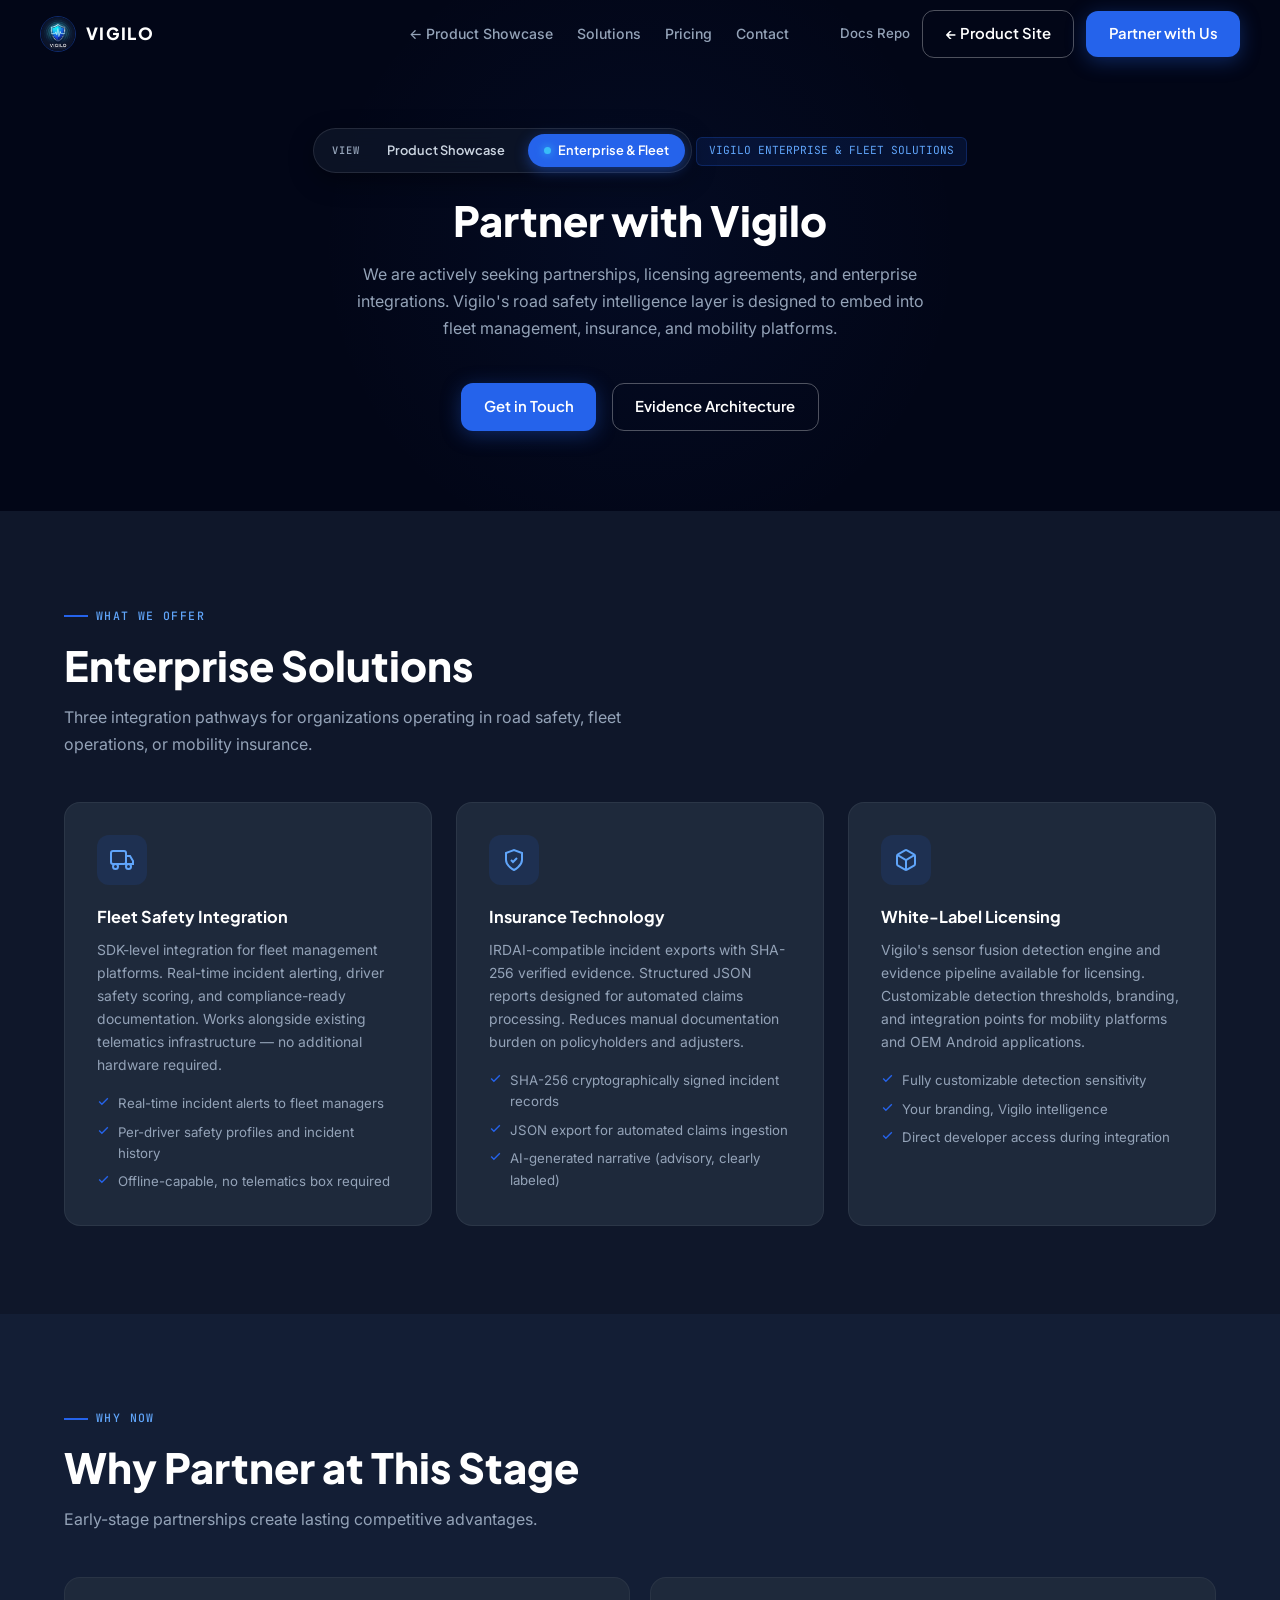
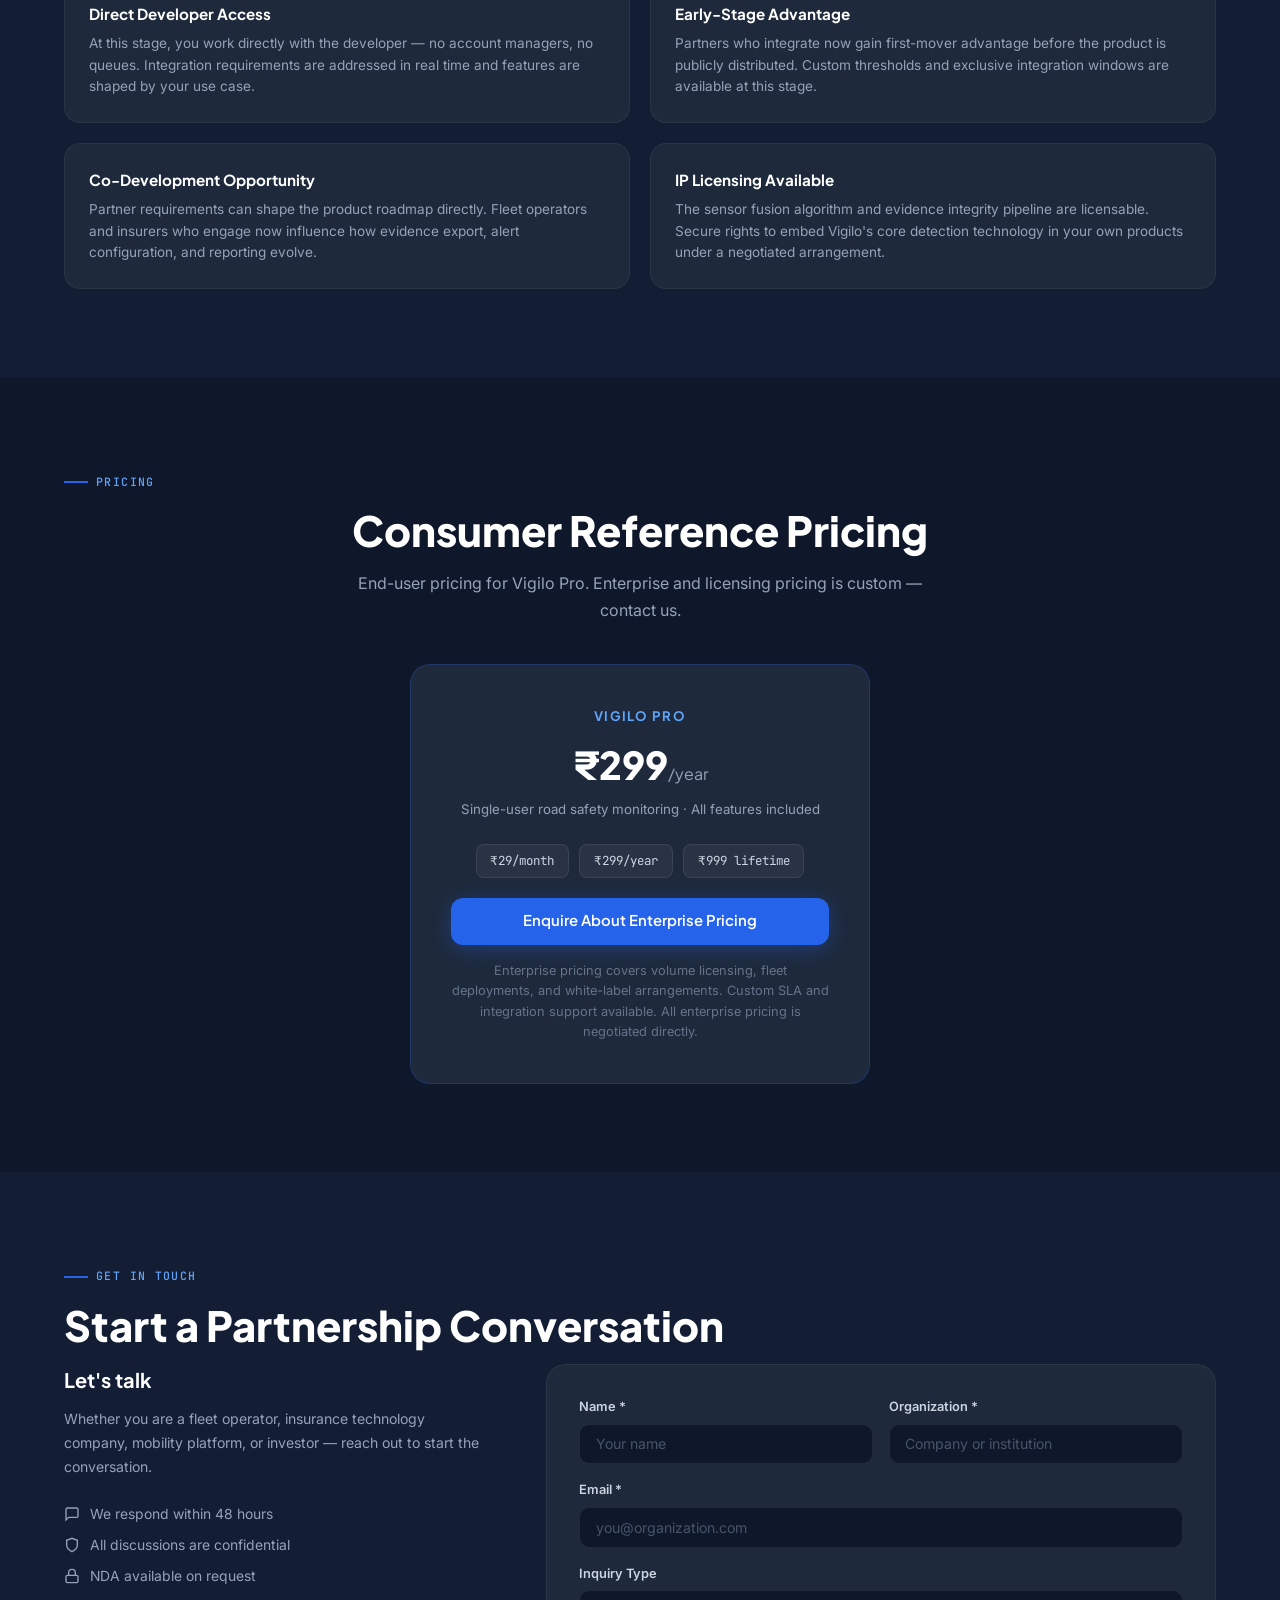
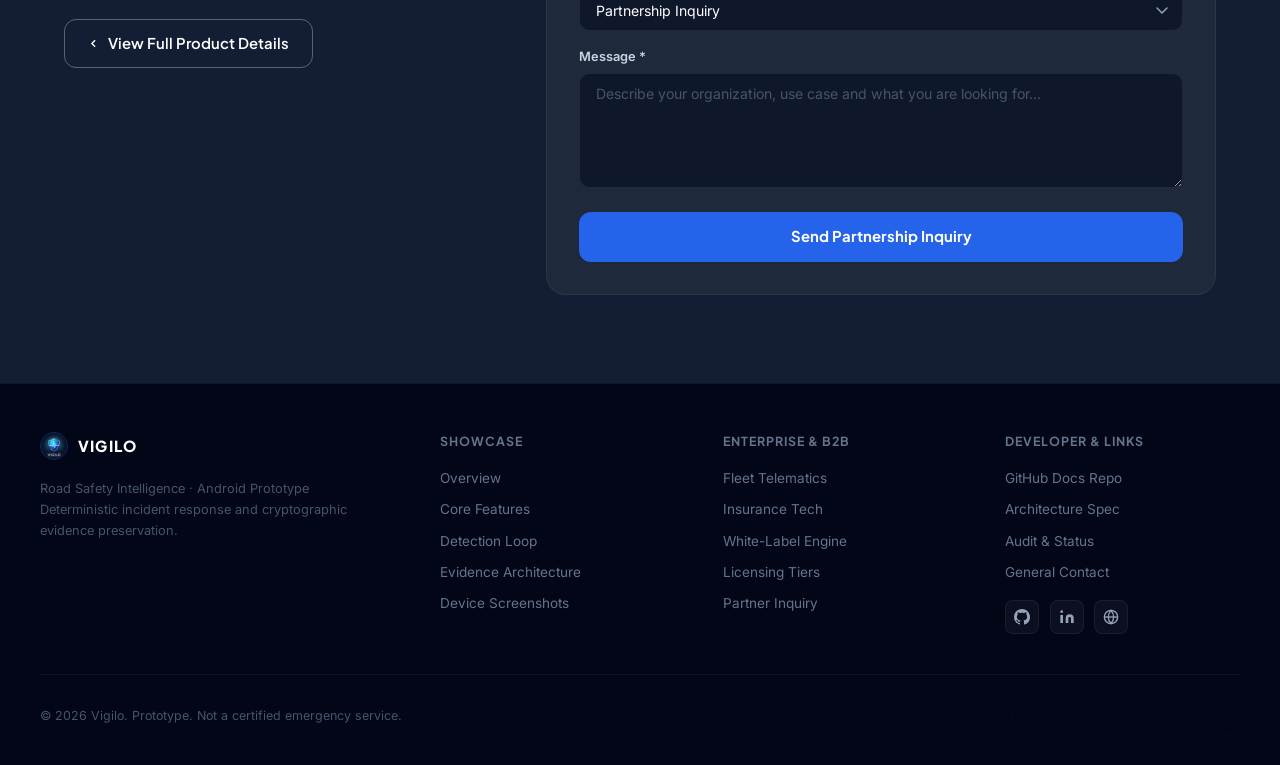
<file: business.html>
<!DOCTYPE html>
<html lang="en">
<head>
  <meta charset="UTF-8">
  <meta name="viewport" content="width=device-width, initial-scale=1.0">
  <title>Vigilo Enterprise &amp; Fleet Road Safety</title>
  <meta name="description" content="Scale commercial fleet safety and accelerate insurance claim resolution with Vigilo Enterprise. Tamper-proof evidence dossiers, telematics integration, and white-label safety engine developed by Bhvya Vaish.">
  <meta name="keywords" content="vigilo enterprise, vigilo, Vigilo, Bhvya Vaish, bhvya vaish, vigilo b2b, vigilo fleet, fleet safety telematics, commercial vehicle safety, logistics incident response, insurance claim acceleration, motor insurance claims, tamper-proof accident report, first notice of loss, FNOL telematics, IRDAI insurance compliance, commercial fleet risk management, white-label telematics SDK, accident evidence preservation, digital collision forensics, corporate fleet safety, claims-ready dossier">
  <meta name="author" content="Bhvya Vaish">
  <meta name="creator" content="Bhvya Vaish">
  <meta name="publisher" content="Vigilo">
  <meta name="robots" content="index, follow, max-image-preview:large, max-snippet:-1, max-video-preview:-1">
  <meta name="google-site-verification" content="8v8KjoEkfXx4oYMxUPfos7uL0--HUBqUEbfpXF6efFc" />
  <link rel="canonical" href="https://vigilo-showcase.vercel.app/enterprise">

  <!-- Open Graph / Facebook / LinkedIn -->
  <meta property="og:type" content="website">
  <meta property="og:site_name" content="Vigilo">
  <meta property="og:locale" content="en_US">
  <meta property="og:url" content="https://vigilo-showcase.vercel.app/enterprise">
  <meta property="og:title" content="Vigilo Enterprise &amp; Fleet Road Safety — Developed by Bhvya Vaish">
  <meta property="og:description" content="Scale commercial fleet safety and accelerate insurance claims with Vigilo Enterprise. Tamper-proof evidence dossiers and telematics integration.">
  <meta property="og:image" content="https://vigilo-showcase.vercel.app/assets/og-image.png">
  <meta property="og:image:secure_url" content="https://vigilo-showcase.vercel.app/assets/og-image.png">
  <meta property="og:image:type" content="image/png">
  <meta property="og:image:width" content="1200">
  <meta property="og:image:height" content="630">
  <meta property="og:image:alt" content="Vigilo Enterprise &amp; Fleet Road Safety Intelligence">

  <!-- Twitter / X -->
  <meta name="twitter:card" content="summary_large_image">
  <meta name="twitter:site" content="@BhvyaVaish">
  <meta name="twitter:creator" content="@BhvyaVaish">
  <meta name="twitter:title" content="Vigilo Enterprise &amp; Fleet Road Safety — Developed by Bhvya Vaish">
  <meta name="twitter:description" content="Scale commercial fleet safety and accelerate insurance claims with Vigilo Enterprise. Tamper-proof evidence dossiers and telematics integration.">
  <meta name="twitter:image" content="https://vigilo-showcase.vercel.app/assets/og-image.png">
  <meta name="twitter:image:alt" content="Vigilo Enterprise &amp; Fleet Road Safety Intelligence">

  <!-- Favicons, Touch Icons & Web App Manifest -->
  <link rel="icon" type="image/png" sizes="32x32" href="assets/favicon-32x32.png?v=3">
  <link rel="icon" type="image/png" sizes="16x16" href="assets/favicon-16x16.png?v=3">
  <link rel="icon" type="image/png" href="assets/vigilo_logo_cropped.png?v=3">
  <link rel="shortcut icon" href="favicon.ico?v=3">
  <link rel="apple-touch-icon" sizes="180x180" href="assets/apple-touch-icon.png?v=3">
  <link rel="manifest" href="site.webmanifest">
  <meta name="theme-color" content="#020617">
  <meta name="color-scheme" content="dark">

  <!-- Stylesheets & Fonts -->
  <link rel="stylesheet" href="style.css?v=2">
  <link rel="preconnect" href="https://fonts.googleapis.com">
  <link rel="preconnect" href="https://fonts.gstatic.com" crossorigin>

  <!-- Schema.org Structured Data (JSON-LD) -->
  <script type="application/ld+json">
  {
    "@context": "https://schema.org",
    "@graph": [
      {
        "@type": "WebPage",
        "@id": "https://vigilo-showcase.vercel.app/enterprise#webpage",
        "url": "https://vigilo-showcase.vercel.app/enterprise",
        "name": "Vigilo Enterprise & Fleet Road Safety — Developed by Bhvya Vaish",
        "description": "Commercial fleet telematics, tamper-proof claims dossiers, and white-label safety engine licensing by Vigilo.",
        "keywords": "vigilo enterprise, vigilo, Vigilo, Bhvya Vaish, bhvya vaish, fleet safety telematics, commercial vehicle safety, insurance claim acceleration, tamper-proof accident report, logistics incident response, IRDAI insurance compliance",
        "isPartOf": {
          "@type": "WebSite",
          "@id": "https://vigilo-showcase.vercel.app/#website",
          "name": "Vigilo",
          "alternateName": ["vigilo", "Vigilo Technologies", "Vigilo Enterprise"],
          "url": "https://vigilo-showcase.vercel.app/"
        },
        "author": {
          "@id": "https://vigilo-showcase.vercel.app/#author"
        }
      },
      {
        "@type": "Person",
        "@id": "https://vigilo-showcase.vercel.app/#author",
        "name": "Bhvya Vaish",
        "alternateName": ["bhvya vaish", "BhvyaVaish"],
        "jobTitle": "Lead Architect & Mobile Engineer",
        "knowsAbout": ["Fleet Telematics", "Insurance Technology", "Cryptographic Evidence Vaults", "Road Safety Engineering", "Android Telematics SDK"],
        "url": "https://www.linkedin.com/in/bhvya-vaish",
        "sameAs": [
          "https://www.linkedin.com/in/bhvya-vaish",
          "https://github.com/BhvyaVaish",
          "https://bhvyavaish.vercel.app/"
        ]
      },
      {
        "@type": "Organization",
        "@id": "https://vigilo-showcase.vercel.app/#organization",
        "name": "Vigilo",
        "alternateName": ["vigilo", "Vigilo Enterprise", "Vigilo Technologies"],
        "url": "https://vigilo-showcase.vercel.app/",
        "logo": {
          "@type": "ImageObject",
          "url": "https://vigilo-showcase.vercel.app/assets/vigilo_logo_transparent.png"
        },
        "founder": {
          "@id": "https://vigilo-showcase.vercel.app/#author"
        }
      }
    ]
  }
  </script>
</head>
<body>

<!-- NAV -->
<nav class="nav scrolled" id="mainNav" role="navigation" aria-label="Main navigation">
  <div class="nav-inner">
    <a href="index.html" class="nav-brand" aria-label="Vigilo Home">
      <img src="assets/vigilo_logo_hd.jpg" alt="Vigilo logo" class="nav-logo">
      <span class="nav-wordmark">VIGILO</span>
    </a>
    <div class="nav-links" role="menubar">
      <a href="index.html"   class="nav-link" role="menuitem">&larr; Product Showcase</a>
      <a href="#solutions"   class="nav-link" role="menuitem">Solutions</a>
      <a href="#pricing"     class="nav-link" role="menuitem">Pricing</a>
      <a href="#biz-contact" class="nav-link" role="menuitem">Contact</a>
    </div>
    <div class="nav-actions">
      <a href="https://github.com/BhvyaVaish/vigilo-showcase" target="_blank" rel="noopener noreferrer" class="nav-github-link">Docs Repo</a>
      <a href="index.html" class="btn btn-outline btn-sm">&larr; Product Site</a>
      <a href="#biz-contact" class="btn btn-primary btn-sm">Partner with Us</a>
    </div>
    <button class="nav-hamburger" id="hamburger" aria-label="Open menu" aria-expanded="false">
      <span></span><span></span><span></span>
    </button>
  </div>
  <div class="nav-mobile" id="navMobile" role="menu">
    <a href="index.html"   class="nav-link" role="menuitem">&larr; Product Showcase</a>
    <a href="#solutions"   class="nav-link" role="menuitem">Solutions</a>
    <a href="#pricing"     class="nav-link" role="menuitem">Pricing</a>
    <a href="#biz-contact" class="nav-link" role="menuitem">Contact</a>
    <a href="https://github.com/BhvyaVaish/vigilo-showcase" target="_blank" rel="noopener noreferrer" class="nav-link" role="menuitem">GitHub Showcase</a>
    <a href="#biz-contact" class="btn btn-primary">Partner with Us</a>
  </div>
</nav>

<!-- HERO -->
<div class="biz-hero">
  <div class="container" style="position:relative;z-index:1;text-align:center;">
    <div class="site-page-switcher" style="margin-bottom:1.5rem;" role="tablist" aria-label="Website Page Switcher">
      <span class="switcher-label">View</span>
      <a href="index.html" class="switcher-pill" role="tab" aria-selected="false">
        Product Showcase
      </a>
      <a href="business.html" class="switcher-pill active" role="tab" aria-selected="true">
        <span class="switcher-dot"></span>
        Enterprise &amp; Fleet
      </a>
    </div>
    <div class="biz-badge" style="display:inline-block;">VIGILO ENTERPRISE &amp; FLEET SOLUTIONS</div>
    <h1 class="section-title" style="max-width:700px;margin:0 auto 1rem;text-align:center;">Partner with Vigilo</h1>
    <p class="section-sub" style="max-width:580px;margin:0 auto 2.5rem;text-align:center;">We are actively seeking partnerships, licensing agreements, and enterprise integrations. Vigilo's road safety intelligence layer is designed to embed into fleet management, insurance, and mobility platforms.</p>
    <div style="display:flex;gap:1rem;justify-content:center;flex-wrap:wrap;">
      <a href="#biz-contact" class="btn btn-primary">Get in Touch</a>
      <a href="index.html#technology" class="btn btn-outline">Evidence Architecture</a>
    </div>
  </div>
</div>

<!-- SOLUTIONS -->
<section class="section section--900" id="solutions">
  <div class="container">
    <span class="section-label fade-up">What We Offer</span>
    <h2 class="section-title fade-up">Enterprise Solutions</h2>
    <p class="section-sub fade-up">Three integration pathways for organizations operating in road safety, fleet operations, or mobility insurance.</p>
    <div class="solutions-grid">
      <div class="solution-card fade-up">
        <div class="solution-icon">
          <svg width="24" height="24" viewBox="0 0 24 24" fill="none" stroke="#60A5FA" stroke-width="2" aria-hidden="true"><rect x="1" y="3" width="15" height="13" rx="2"/><path d="M16 8h4l3 5v3h-7V8z"/><circle cx="5.5" cy="18.5" r="2.5"/><circle cx="18.5" cy="18.5" r="2.5"/></svg>
        </div>
        <h3 class="solution-title">Fleet Safety Integration</h3>
        <p class="solution-desc">SDK-level integration for fleet management platforms. Real-time incident alerting, driver safety scoring, and compliance-ready documentation. Works alongside existing telematics infrastructure — no additional hardware required.</p>
        <div style="margin-top:1rem;display:flex;flex-direction:column;gap:0.45rem;">
          <div style="font-size:0.83rem;color:#94A3B8;display:flex;gap:8px;"><svg width="13" height="13" viewBox="0 0 24 24" fill="none" stroke="#2563EB" stroke-width="2.5" style="flex-shrink:0;margin-top:2px" aria-hidden="true"><polyline points="20 6 9 17 4 12"/></svg>Real-time incident alerts to fleet managers</div>
          <div style="font-size:0.83rem;color:#94A3B8;display:flex;gap:8px;"><svg width="13" height="13" viewBox="0 0 24 24" fill="none" stroke="#2563EB" stroke-width="2.5" style="flex-shrink:0;margin-top:2px" aria-hidden="true"><polyline points="20 6 9 17 4 12"/></svg>Per-driver safety profiles and incident history</div>
          <div style="font-size:0.83rem;color:#94A3B8;display:flex;gap:8px;"><svg width="13" height="13" viewBox="0 0 24 24" fill="none" stroke="#2563EB" stroke-width="2.5" style="flex-shrink:0;margin-top:2px" aria-hidden="true"><polyline points="20 6 9 17 4 12"/></svg>Offline-capable, no telematics box required</div>
        </div>
      </div>
      <div class="solution-card fade-up">
        <div class="solution-icon">
          <svg width="24" height="24" viewBox="0 0 24 24" fill="none" stroke="#60A5FA" stroke-width="2" aria-hidden="true"><path d="M12 22s8-4 8-10V5l-8-3-8 3v7c0 6 8 10 8 10z"/><polyline points="9 12 11 14 15 10"/></svg>
        </div>
        <h3 class="solution-title">Insurance Technology</h3>
        <p class="solution-desc">IRDAI-compatible incident exports with SHA-256 verified evidence. Structured JSON reports designed for automated claims processing. Reduces manual documentation burden on policyholders and adjusters.</p>
        <div style="margin-top:1rem;display:flex;flex-direction:column;gap:0.45rem;">
          <div style="font-size:0.83rem;color:#94A3B8;display:flex;gap:8px;"><svg width="13" height="13" viewBox="0 0 24 24" fill="none" stroke="#2563EB" stroke-width="2.5" style="flex-shrink:0;margin-top:2px" aria-hidden="true"><polyline points="20 6 9 17 4 12"/></svg>SHA-256 cryptographically signed incident records</div>
          <div style="font-size:0.83rem;color:#94A3B8;display:flex;gap:8px;"><svg width="13" height="13" viewBox="0 0 24 24" fill="none" stroke="#2563EB" stroke-width="2.5" style="flex-shrink:0;margin-top:2px" aria-hidden="true"><polyline points="20 6 9 17 4 12"/></svg>JSON export for automated claims ingestion</div>
          <div style="font-size:0.83rem;color:#94A3B8;display:flex;gap:8px;"><svg width="13" height="13" viewBox="0 0 24 24" fill="none" stroke="#2563EB" stroke-width="2.5" style="flex-shrink:0;margin-top:2px" aria-hidden="true"><polyline points="20 6 9 17 4 12"/></svg>AI-generated narrative (advisory, clearly labeled)</div>
        </div>
      </div>
      <div class="solution-card fade-up">
        <div class="solution-icon">
          <svg width="24" height="24" viewBox="0 0 24 24" fill="none" stroke="#60A5FA" stroke-width="2" aria-hidden="true"><path d="M21 16V8a2 2 0 00-1-1.73l-7-4a2 2 0 00-2 0l-7 4A2 2 0 003 8v8a2 2 0 001 1.73l7 4a2 2 0 002 0l7-4A2 2 0 0021 16z"/><polyline points="3.27 6.96 12 12.01 20.73 6.96"/><line x1="12" y1="22.08" x2="12" y2="12"/></svg>
        </div>
        <h3 class="solution-title">White-Label Licensing</h3>
        <p class="solution-desc">Vigilo's sensor fusion detection engine and evidence pipeline available for licensing. Customizable detection thresholds, branding, and integration points for mobility platforms and OEM Android applications.</p>
        <div style="margin-top:1rem;display:flex;flex-direction:column;gap:0.45rem;">
          <div style="font-size:0.83rem;color:#94A3B8;display:flex;gap:8px;"><svg width="13" height="13" viewBox="0 0 24 24" fill="none" stroke="#2563EB" stroke-width="2.5" style="flex-shrink:0;margin-top:2px" aria-hidden="true"><polyline points="20 6 9 17 4 12"/></svg>Fully customizable detection sensitivity</div>
          <div style="font-size:0.83rem;color:#94A3B8;display:flex;gap:8px;"><svg width="13" height="13" viewBox="0 0 24 24" fill="none" stroke="#2563EB" stroke-width="2.5" style="flex-shrink:0;margin-top:2px" aria-hidden="true"><polyline points="20 6 9 17 4 12"/></svg>Your branding, Vigilo intelligence</div>
          <div style="font-size:0.83rem;color:#94A3B8;display:flex;gap:8px;"><svg width="13" height="13" viewBox="0 0 24 24" fill="none" stroke="#2563EB" stroke-width="2.5" style="flex-shrink:0;margin-top:2px" aria-hidden="true"><polyline points="20 6 9 17 4 12"/></svg>Direct developer access during integration</div>
        </div>
      </div>
    </div>
  </div>
</section>

<!-- WHY NOW -->
<section class="section section--850">
  <div class="container">
    <span class="section-label fade-up">Why Now</span>
    <h2 class="section-title fade-up">Why Partner at This Stage</h2>
    <p class="section-sub fade-up">Early-stage partnerships create lasting competitive advantages.</p>
    <div class="why-grid">
      <div class="why-card fade-up">
        <h3 class="why-title">Direct Developer Access</h3>
        <p class="why-desc">At this stage, you work directly with the developer — no account managers, no queues. Integration requirements are addressed in real time and features are shaped by your use case.</p>
      </div>
      <div class="why-card fade-up">
        <h3 class="why-title">Early-Stage Advantage</h3>
        <p class="why-desc">Partners who integrate now gain first-mover advantage before the product is publicly distributed. Custom thresholds and exclusive integration windows are available at this stage.</p>
      </div>
      <div class="why-card fade-up">
        <h3 class="why-title">Co-Development Opportunity</h3>
        <p class="why-desc">Partner requirements can shape the product roadmap directly. Fleet operators and insurers who engage now influence how evidence export, alert configuration, and reporting evolve.</p>
      </div>
      <div class="why-card fade-up">
        <h3 class="why-title">IP Licensing Available</h3>
        <p class="why-desc">The sensor fusion algorithm and evidence integrity pipeline are licensable. Secure rights to embed Vigilo's core detection technology in your own products under a negotiated arrangement.</p>
      </div>
    </div>
  </div>
</section>

<!-- PRICING -->
<section class="section section--900" id="pricing">
  <div class="container">
    <span class="section-label fade-up" style="justify-content:center;">Pricing</span>
    <h2 class="section-title fade-up" style="text-align:center;">Consumer Reference Pricing</h2>
    <p class="section-sub fade-up" style="text-align:center;margin:0 auto 2.5rem;">End-user pricing for Vigilo Pro. Enterprise and licensing pricing is custom — contact us.</p>
    <div class="pricing-card fade-up">
      <div class="pricing-name">Vigilo Pro</div>
      <div class="pricing-price">&#x20B9;299<span style="font-size:1rem;font-weight:400;color:#94A3B8;">/year</span></div>
      <div class="pricing-sub">Single-user road safety monitoring &middot; All features included</div>
      <div class="pricing-options">
        <span class="pricing-opt">&#x20B9;29/month</span>
        <span class="pricing-opt">&#x20B9;299/year</span>
        <span class="pricing-opt">&#x20B9;999 lifetime</span>
      </div>
      <a href="#biz-contact" class="btn btn-primary" style="width:100%;justify-content:center;">Enquire About Enterprise Pricing</a>
      <p class="pricing-note">Enterprise pricing covers volume licensing, fleet deployments, and white-label arrangements. Custom SLA and integration support available. All enterprise pricing is negotiated directly.</p>
    </div>
  </div>
</section>

<!-- CONTACT -->
<section class="section section--850" id="biz-contact">
  <div class="container">
    <span class="section-label fade-up">Get in Touch</span>
    <h2 class="section-title fade-up">Start a Partnership Conversation</h2>
    <div class="contact-grid">
      <div class="fade-up">
        <h3 class="contact-info-title">Let's talk</h3>
        <p class="contact-info-sub">Whether you are a fleet operator, insurance technology company, mobility platform, or investor — reach out to start the conversation.</p>
        <div class="contact-detail"><svg width="16" height="16" viewBox="0 0 24 24" fill="none" stroke="#94A3B8" stroke-width="2" aria-hidden="true"><path d="M21 15a2 2 0 01-2 2H7l-4 4V5a2 2 0 012-2h14a2 2 0 012 2z"/></svg>We respond within 48 hours</div>
        <div class="contact-detail"><svg width="16" height="16" viewBox="0 0 24 24" fill="none" stroke="#94A3B8" stroke-width="2" aria-hidden="true"><path d="M12 22s8-4 8-10V5l-8-3-8 3v7c0 6 8 10 8 10z"/></svg>All discussions are confidential</div>
        <div class="contact-detail"><svg width="16" height="16" viewBox="0 0 24 24" fill="none" stroke="#94A3B8" stroke-width="2" aria-hidden="true"><rect x="3" y="11" width="18" height="11" rx="2"/><path d="M7 11V7a5 5 0 0110 0v4"/></svg>NDA available on request</div>
        <div style="margin-top:2rem;">
          <a href="index.html" class="btn btn-outline btn-sm"><svg width="13" height="13" viewBox="0 0 24 24" fill="none" stroke="currentColor" stroke-width="2.5" aria-hidden="true"><polyline points="15 18 9 12 15 6"/></svg>View Full Product Details</a>
        </div>
      </div>
      <div class="fade-up">
        <div class="contact-form-wrap">
          <div id="bizFormFields">
            <form id="bizContactForm" action="https://formsubmit.co/codenest.alpha@gmail.com" method="POST" target="hidden_iframe_biz">
              <input type="hidden" name="_subject" value="Vigilo Enterprise Inquiry">
              <input type="hidden" name="_captcha" value="false">
              <input type="hidden" name="_template" value="box">
              <input type="hidden" name="_next" value="">
              <div class="form-row">
                <div class="form-group">
                  <label class="form-label" for="b-name">Name *</label>
                  <input class="form-input" type="text" id="b-name" name="name" placeholder="Your name" required autocomplete="name">
                </div>
                <div class="form-group">
                  <label class="form-label" for="b-org">Organization *</label>
                  <input class="form-input" type="text" id="b-org" name="organization" placeholder="Company or institution" required>
                </div>
              </div>
              <div class="form-group">
                <label class="form-label" for="b-email">Email *</label>
                <input class="form-input" type="email" id="b-email" name="email" placeholder="you@organization.com" required autocomplete="email">
              </div>
              <div class="form-group">
                <label class="form-label" for="b-type">Inquiry Type</label>
                <select class="form-select" id="b-type" name="inquiry_type">
                  <option>Partnership Inquiry</option>
                  <option>Enterprise Integration</option>
                  <option>IP Licensing</option>
                  <option>Fleet Safety</option>
                  <option>Insurance Technology</option>
                  <option>Investment</option>
                  <option>Other</option>
                </select>
              </div>
              <div class="form-group">
                <label class="form-label" for="b-message">Message *</label>
                <textarea class="form-textarea" id="b-message" name="message" placeholder="Describe your organization, use case and what you are looking for..." required></textarea>
              </div>
              <button type="submit" class="form-submit" id="bizSubmitBtn">Send Partnership Inquiry</button>
            </form>
          </div>
          <div class="form-success" id="bizFormSuccess">
            <div class="form-success-icon"><svg width="26" height="26" viewBox="0 0 24 24" fill="none" stroke="#10B981" stroke-width="2.5" aria-hidden="true"><polyline points="20 6 9 17 4 12"/></svg></div>
            <div class="form-success-title">Inquiry received</div>
            <p class="form-success-text">Thank you for your interest in Vigilo. We will respond within 48 hours.</p>
          </div>
        </div>
      </div>
    </div>
  </div>
</section>
<iframe name="hidden_iframe_biz" style="display:none;" aria-hidden="true"></iframe>

<!-- FOOTER -->
<footer class="footer">
  <div class="footer-inner" style="grid-template-columns: 1.5fr 1fr 1fr 1fr;">
    <div class="footer-brand">
      <a href="index.html" class="nav-brand" style="display:inline-flex;margin-bottom:0.5rem;">
        <img src="assets/vigilo_logo_hd.jpg" alt="Vigilo" class="nav-logo" style="width:28px;height:28px;">
        <span class="nav-wordmark" style="font-size:0.95rem;">VIGILO</span>
      </a>
      <p class="footer-tagline">Road Safety Intelligence &middot; Android Prototype<br>Deterministic incident response and cryptographic evidence preservation.</p>
    </div>
    <div>
      <div class="footer-col-title">Showcase</div>
      <div class="footer-links">
        <a href="index.html#overview" class="footer-link">Overview</a>
        <a href="index.html#features" class="footer-link">Core Features</a>
        <a href="index.html#how-it-works" class="footer-link">Detection Loop</a>
        <a href="index.html#technology" class="footer-link">Evidence Architecture</a>
        <a href="index.html#demo" class="footer-link">Device Screenshots</a>
      </div>
    </div>
    <div>
      <div class="footer-col-title">Enterprise &amp; B2B</div>
      <div class="footer-links">
        <a href="business.html#solutions" class="footer-link">Fleet Telematics</a>
        <a href="business.html#solutions" class="footer-link">Insurance Tech</a>
        <a href="business.html#solutions" class="footer-link">White-Label Engine</a>
        <a href="business.html#pricing" class="footer-link">Licensing Tiers</a>
        <a href="business.html#biz-contact" class="footer-link">Partner Inquiry</a>
      </div>
    </div>
    <div>
      <div class="footer-col-title">Developer &amp; Links</div>
      <div class="footer-links" style="margin-bottom:1rem;">
        <a href="https://github.com/BhvyaVaish/vigilo-showcase" target="_blank" rel="noopener noreferrer" class="footer-link">GitHub Docs Repo</a>
        <a href="https://github.com/BhvyaVaish/vigilo-showcase/blob/main/docs/architecture.md" target="_blank" rel="noopener noreferrer" class="footer-link">Architecture Spec</a>
        <a href="https://github.com/BhvyaVaish/vigilo-showcase/blob/main/PROJECT_STATUS.md" target="_blank" rel="noopener noreferrer" class="footer-link">Audit &amp; Status</a>
        <a href="index.html#contact" class="footer-link">General Contact</a>
      </div>
      <div class="footer-socials">
        <a href="https://github.com/BhvyaVaish/vigilo-showcase" target="_blank" rel="noopener noreferrer" class="footer-social" aria-label="GitHub"><svg width="16" height="16" viewBox="0 0 24 24" fill="currentColor" aria-hidden="true"><path d="M12 0C5.37 0 0 5.37 0 12c0 5.31 3.435 9.795 8.205 11.385.6.105.825-.255.825-.57 0-.285-.015-1.23-.015-2.235-3.015.555-3.795-.735-4.035-1.41-.135-.345-.72-1.41-1.23-1.695-.42-.225-1.02-.78-.015-.795.945-.015 1.62.87 1.845 1.23 1.08 1.815 2.805 1.305 3.495.99.105-.78.42-1.305.765-1.605-2.67-.3-5.46-1.335-5.46-5.925 0-1.305.465-2.385 1.23-3.225-.12-.3-.54-1.53.12-3.18 0 0 1.005-.315 3.3 1.23.96-.27 1.98-.405 3-.405s2.04.135 3 .405c2.295-1.56 3.3-1.23 3.3-1.23.66 1.65.24 2.88.12 3.18.765.84 1.23 1.905 1.23 3.225 0 4.605-2.805 5.625-5.475 5.925.435.375.81 1.095.81 2.22 0 1.605-.015 2.895-.015 3.3 0 .315.225.69.825.57A12.02 12.02 0 0024 12c0-6.63-5.37-12-12-12z"/></svg></a>
        <a href="https://www.linkedin.com/in/bhvya-vaish/" target="_blank" rel="noopener noreferrer" class="footer-social" aria-label="LinkedIn"><svg width="16" height="16" viewBox="0 0 24 24" fill="currentColor" aria-hidden="true"><path d="M16 8a6 6 0 016 6v7h-4v-7a2 2 0 00-2-2 2 2 0 00-2 2v7h-4v-7a6 6 0 016-6z"/><rect x="2" y="9" width="4" height="12"/><circle cx="4" cy="4" r="2"/></svg></a>
        <a href="https://bhvyavaish.vercel.app/" target="_blank" rel="noopener noreferrer" class="footer-social" aria-label="Portfolio"><svg width="16" height="16" viewBox="0 0 24 24" fill="none" stroke="currentColor" stroke-width="2" aria-hidden="true"><circle cx="12" cy="12" r="10"/><line x1="2" y1="12" x2="22" y2="12"/><path d="M12 2a15.3 15.3 0 014 10 15.3 15.3 0 01-4 10 15.3 15.3 0 01-4-10 15.3 15.3 0 014-10z"/></svg></a>
      </div>
    </div>
  </div>
    <div class="footer-bottom">
    <span>&copy; 2026 Vigilo. Prototype. Not a certified emergency service.</span>
    <span class="footer-dev-credit" style="display:inline-flex;align-items:center;gap:7px;font-size:0.86rem;font-weight:500;color:#CBD5E1;background:rgba(37,99,235,0.14);border:1px solid rgba(96,165,250,0.35);padding:5px 14px;border-radius:100px;backdrop-filter:blur(8px);box-shadow:0 2px 10px rgba(0,0,0,0.25);">
      Developed by
      <a href="https://www.linkedin.com/in/bhvya-vaish" target="_blank" rel="noopener noreferrer" class="footer-dev-link" style="color:#60A5FA;font-weight:700;text-decoration:none;display:inline-flex;align-items:center;gap:5px;letter-spacing:0.01em;" aria-label="Bhvya Vaish on LinkedIn">
        Bhvya Vaish
        <svg class="footer-dev-icon" width="13" height="13" viewBox="0 0 24 24" fill="currentColor" aria-hidden="true" style="width:13px;height:13px;display:inline-block;vertical-align:middle;margin-left:2px;fill:currentColor;"><path d="M19 0h-14c-2.761 0-5 2.239-5 5v14c0 2.761 2.239 5 5 5h14c2.762 0 5-2.239 5-5v-14c0-2.761-2.238-5-5-5zm-11 19h-3v-11h3v11zm-1.5-12.268c-.966 0-1.75-.79-1.75-1.764s.784-1.764 1.75-1.764 1.75.79 1.75 1.764-.783 1.764-1.75 1.764zm13.5 12.268h-3v-5.604c0-3.368-4-3.113-4 0v5.604h-3v-11h3v1.765c1.396-2.586 7-2.777 7 2.476v6.759z"/></svg>
      </a>
    </span>
  </div>
</footer>

<script src="script.js"></script>
</body>
</html>
</file>
<file: style.css>
/* ============================================================
   VIGILO WEBSITE — style.css
   Color system matches Vigilo Android app (Color.kt)
   ============================================================ */

@import url('https://fonts.googleapis.com/css2?family=Plus+Jakarta+Sans:wght@400;500;600;700;800&family=Inter:wght@400;500;600&family=JetBrains+Mono:wght@400;500&display=swap');

/* ── Design Tokens ───────────────────────────────────────── */
:root {
  --blue:          #2563EB;
  --blue-dark:     #1D4ED8;
  --blue-light:    #60A5FA;
  --cyan:          #0284C7;
  --emerald:       #059669;
  --emerald-light: #10B981;
  --amber:         #D97706;
  --amber-light:   #F59E0B;
  --red:           #DC2626;
  --red-light:     #EF4444;
  --slate-950: #020617;
  --slate-900: #0F172A;
  --slate-850: #131E35;
  --slate-800: #1E293B;
  --slate-700: #334155;
  --slate-600: #475569;
  --slate-500: #64748B;
  --slate-400: #94A3B8;
  --slate-300: #CBD5E1;
  --slate-200: #E2E8F0;
  --white:     #FFFFFF;
  --font-brand: 'Plus Jakarta Sans', sans-serif;
  --font-body:  'Inter', sans-serif;
  --font-mono:  'JetBrains Mono', monospace;
  --section-pad: 5.5rem 1.5rem;
  --card-radius: 16px;
  --btn-radius:  12px;
}

*, *::before, *::after { box-sizing: border-box; margin: 0; padding: 0; }
html { scroll-behavior: smooth; -webkit-font-smoothing: antialiased; }
body { font-family: var(--font-body); background: var(--slate-950); color: var(--white); line-height: 1.6; overflow-x: hidden; }
img { max-width: 100%; display: block; }
a { color: inherit; text-decoration: none; }
ul { list-style: none; }
button { cursor: pointer; border: none; background: none; font: inherit; }
:focus-visible { outline: 2px solid var(--blue-light); outline-offset: 3px; border-radius: 4px; }
@media (prefers-reduced-motion: reduce) { *, *::before, *::after { animation-duration: 0.01ms !important; transition-duration: 0.01ms !important; } }

/* Utilities */
.container { max-width: 1200px; margin: 0 auto; padding: 0 1.5rem; }
.section { padding: var(--section-pad); }
.section--900 { background: var(--slate-900); }
.section--850 { background: var(--slate-850); }
.section-label { display: inline-flex; align-items: center; gap: 8px; font-family: var(--font-mono); font-size: 0.72rem; font-weight: 500; letter-spacing: 0.12em; text-transform: uppercase; color: var(--blue-light); margin-bottom: 1rem; }
.section-label::before { content: ''; display: block; width: 24px; height: 2px; background: var(--blue); }
.section-title { font-family: var(--font-brand); font-size: clamp(1.8rem, 4vw, 2.6rem); font-weight: 800; line-height: 1.15; color: var(--white); margin-bottom: 0.9rem; }
.section-sub { font-size: 1rem; color: var(--slate-400); max-width: 580px; margin-bottom: 2.75rem; line-height: 1.7; }
.fade-up { opacity: 0; transform: translateY(28px); transition: opacity 0.55s ease, transform 0.55s ease; }
.fade-up.visible { opacity: 1; transform: translateY(0); }

/* Buttons */
.btn { display: inline-flex; align-items: center; gap: 8px; padding: 0.72rem 1.4rem; border-radius: var(--btn-radius); font-family: var(--font-brand); font-size: 0.93rem; font-weight: 600; transition: transform 0.18s ease, box-shadow 0.18s ease, background 0.18s ease; cursor: pointer; }
.btn:hover { transform: translateY(-2px); }
.btn-primary { background: var(--blue); color: var(--white); box-shadow: 0 4px 20px rgba(37,99,235,0.35); }
.btn-primary:hover { background: var(--blue-dark); box-shadow: 0 6px 24px rgba(37,99,235,0.5); }
.btn-outline { background: transparent; color: var(--white); border: 1.5px solid rgba(255,255,255,0.3); }
.btn-outline:hover { border-color: var(--white); background: rgba(255,255,255,0.05); }
.btn-white { background: var(--white); color: var(--blue-dark); font-weight: 700; }
.btn-white:hover { background: var(--slate-200); }

/* ── Navigation ───────────────────────────────────────────── */
.nav { position: fixed; top: 0; left: 0; right: 0; z-index: 1000; padding: 0 1.5rem; transition: background 0.3s ease, border-bottom 0.3s ease; }
.nav.scrolled { background: rgba(2,6,23,0.9); backdrop-filter: blur(16px); border-bottom: 1px solid rgba(255,255,255,0.07); }
.nav-inner { max-width: 1200px; margin: 0 auto; display: flex; align-items: center; height: 68px; gap: 1.5rem; }
.nav-brand { display: flex; align-items: center; gap: 10px; flex-shrink: 0; }
.nav-logo { width: 36px; height: 36px; border-radius: 50%; object-fit: cover; border: 1.5px solid rgba(37,99,235,0.4); }
.nav-wordmark { font-family: var(--font-brand); font-size: 1.05rem; font-weight: 800; letter-spacing: 0.08em; color: var(--white); }
.nav-links { display: flex; align-items: center; gap: 0.1rem; margin-left: auto; }
.nav-link { padding: 0.4rem 0.7rem; border-radius: 8px; font-size: 0.88rem; font-weight: 500; color: var(--slate-400); transition: color 0.2s ease; position: relative; }
.nav-link:hover { color: var(--white); }
.nav-link.active { color: var(--white); }
.nav-link.active::after { content: ''; position: absolute; bottom: -2px; left: 0.7rem; right: 0.7rem; height: 2px; background: var(--white); border-radius: 2px; }
.nav-actions { display: flex; align-items: center; gap: 0.75rem; margin-left: 1rem; }
.nav-github-link { font-size: 0.83rem; color: var(--slate-400); font-weight: 500; transition: color 0.2s ease; }
.nav-github-link:hover { color: var(--white); }
.nav-hamburger { display: none; flex-direction: column; gap: 5px; padding: 6px; margin-left: auto; cursor: pointer; }
.nav-hamburger span { display: block; width: 22px; height: 2px; background: var(--slate-300); border-radius: 2px; transition: transform 0.25s ease, opacity 0.25s ease; }
.nav-hamburger.open span:nth-child(1) { transform: translateY(7px) rotate(45deg); }
.nav-hamburger.open span:nth-child(2) { opacity: 0; }
.nav-hamburger.open span:nth-child(3) { transform: translateY(-7px) rotate(-45deg); }
.nav-mobile { display: none; flex-direction: column; gap: 0.25rem; padding: 1rem 1.5rem 1.5rem; background: rgba(2,6,23,0.98); backdrop-filter: blur(16px); border-top: 1px solid rgba(255,255,255,0.06); }
.nav-mobile.open { display: flex; }
.nav-mobile .nav-link { padding: 0.6rem 0.5rem; font-size: 0.95rem; }
.nav-mobile .btn { margin-top: 0.5rem; justify-content: center; }
@media (max-width: 820px) { .nav-links, .nav-actions { display: none; } .nav-hamburger { display: flex; } }

/* ── Hero ─────────────────────────────────────────────────── */
.hero { min-height: 100vh; display: flex; align-items: center; background: var(--slate-950); padding: 7rem 1.5rem 4rem; position: relative; overflow: hidden; }
.hero::before { content: ''; position: absolute; top: -20%; left: 50%; transform: translateX(-50%); width: 800px; height: 800px; border-radius: 50%; background: radial-gradient(circle, rgba(37,99,235,0.07) 0%, transparent 65%); pointer-events: none; }
.hero-inner { max-width: 1200px; margin: 0 auto; width: 100%; display: grid; grid-template-columns: 1fr 1fr; gap: 4rem; align-items: center; }
.hero-badge { display: inline-flex; align-items: center; gap: 8px; padding: 0.32rem 0.85rem; border-radius: 100px; background: rgba(37,99,235,0.12); border: 1px solid rgba(37,99,235,0.3); font-family: var(--font-mono); font-size: 0.7rem; font-weight: 500; color: var(--blue-light); margin-bottom: 1.5rem; }
.hero-badge-dot { width: 6px; height: 6px; border-radius: 50%; background: var(--blue-light); animation: pulsedot 2s infinite; }
@keyframes pulsedot { 0%,100%{opacity:1} 50%{opacity:0.3} }
.hero-title { font-family: var(--font-brand); font-size: clamp(2.2rem, 5vw, 3.5rem); font-weight: 800; line-height: 1.1; color: var(--white); margin-bottom: 1.25rem; }
.hero-title .accent { color: var(--blue-light); }
.hero-sub { font-size: 1.1rem; color: var(--slate-300); line-height: 1.7; margin-bottom: 0.85rem; max-width: 500px; }
.hero-desc { font-size: 0.9rem; color: var(--slate-400); line-height: 1.75; margin-bottom: 2rem; max-width: 480px; }
.hero-actions { display: flex; gap: 1rem; flex-wrap: wrap; margin-bottom: 2.5rem; }
.hero-trust { display: flex; gap: 1.5rem; flex-wrap: wrap; }
.trust-item { display: flex; align-items: center; gap: 6px; font-size: 0.8rem; color: var(--slate-400); font-weight: 500; }

/* Phone Mockup */
.hero-visual { display: flex; flex-direction: column; align-items: center; gap: 1rem; }
.phone-mockup { width: 230px; height: 460px; border-radius: 34px; background: var(--slate-800); border: 1.5px solid rgba(37,99,235,0.4); box-shadow: 0 32px 80px rgba(0,0,0,0.5), inset 0 1px 0 rgba(255,255,255,0.07); overflow: hidden; display: flex; flex-direction: column; }
.phone-notch { width: 75px; height: 20px; background: var(--slate-950); border-radius: 0 0 14px 14px; margin: 0 auto; }
.phone-screen { padding: 8px 13px 13px; display: flex; flex-direction: column; gap: 9px; flex: 1; }
.phone-status-bar { display: flex; justify-content: space-between; font-family: var(--font-mono); font-size: 0.6rem; color: var(--slate-500); }
.phone-drive-badge { text-align: center; padding: 7px; font-family: var(--font-brand); font-size: 0.65rem; font-weight: 700; letter-spacing: 0.1em; color: var(--emerald); background: rgba(5,150,105,0.12); border-radius: 8px; border: 1px solid rgba(5,150,105,0.3); }
.phone-metric-card { background: rgba(37,99,235,0.10); border: 1px solid rgba(37,99,235,0.22); border-radius: 10px; padding: 9px 11px; text-align: center; }
.phone-metric-val { font-family: var(--font-mono); font-size: 1.4rem; font-weight: 500; color: var(--white); line-height: 1; }
.phone-metric-label { font-size: 0.55rem; color: var(--slate-400); margin-top: 2px; letter-spacing: 0.08em; text-transform: uppercase; }
.phone-metrics-row { display: grid; grid-template-columns: 1fr 1fr; gap: 6px; }
.phone-status-row { display: flex; flex-direction: column; gap: 4px; }
.phone-status-item { display: flex; align-items: center; gap: 5px; font-size: 0.58rem; color: var(--slate-400); }
.phone-status-dot { width: 5px; height: 5px; border-radius: 50%; flex-shrink: 0; }
.dot-green { background: var(--emerald); }
.dot-blue  { background: var(--blue-light); }
.dot-amber { background: var(--amber-light); }
.phone-stop-btn { margin-top: auto; padding: 7px; text-align: center; border-radius: 9px; background: rgba(220,38,38,0.1); border: 1px solid rgba(220,38,38,0.3); font-size: 0.62rem; font-weight: 600; color: var(--red-light); letter-spacing: 0.05em; }
.phone-caption { font-size: 0.7rem; color: var(--slate-600); font-family: var(--font-mono); text-align: center; line-height: 1.5; }

@media (max-width: 900px) { .hero-inner { grid-template-columns: 1fr; text-align: center; gap: 2.5rem; } .hero-sub,.hero-desc { max-width: 100%; } .hero-actions,.hero-trust { justify-content: center; } .hero-visual { order: -1; } }

/* ── Problem ──────────────────────────────────────────────── */
.problem-grid { display: grid; grid-template-columns: repeat(2, 1fr); gap: 1.25rem; }
.problem-card { background: var(--slate-800); border: 1px solid rgba(255,255,255,0.06); border-radius: var(--card-radius); padding: 1.75rem; transition: border-color 0.25s ease, transform 0.25s ease; }
.problem-card:hover { border-color: rgba(217,119,6,0.3); transform: translateY(-3px); }
.problem-icon { width: 42px; height: 42px; border-radius: 10px; background: rgba(217,119,6,0.12); display: flex; align-items: center; justify-content: center; margin-bottom: 1rem; }
.problem-title { font-family: var(--font-brand); font-size: 0.97rem; font-weight: 700; margin-bottom: 0.45rem; color: var(--white); }
.problem-desc { font-size: 0.87rem; color: var(--slate-400); line-height: 1.65; }
@media (max-width: 600px) { .problem-grid { grid-template-columns: 1fr; } }

/* ── Pipeline ─────────────────────────────────────────────── */
.pipeline { display: flex; gap: 0; overflow-x: auto; padding-bottom: 0.5rem; border: 1px solid rgba(255,255,255,0.05); border-radius: 16px; background: var(--slate-800); }
.pipeline-step { flex: 1; min-width: 155px; padding: 1.5rem 1rem; text-align: center; border-right: 1px solid rgba(255,255,255,0.05); }
.pipeline-step:last-child { border-right: none; }
.pipeline-icon { width: 46px; height: 46px; border-radius: 11px; display: flex; align-items: center; justify-content: center; margin: 0 auto 0.65rem; }
.pipeline-step-num { font-family: var(--font-mono); font-size: 0.62rem; color: var(--slate-600); letter-spacing: 0.1em; margin-bottom: 0.2rem; }
.pipeline-step-title { font-family: var(--font-brand); font-size: 0.82rem; font-weight: 700; margin-bottom: 0.35rem; color: var(--white); }
.pipeline-step-desc { font-size: 0.75rem; color: var(--slate-400); line-height: 1.5; }

/* ── Features ─────────────────────────────────────────────── */
.features-grid { display: grid; grid-template-columns: repeat(3, 1fr); gap: 1.2rem; }
.feature-card { background: var(--slate-800); border: 1px solid rgba(255,255,255,0.05); border-left: 3px solid var(--blue); border-radius: var(--card-radius); padding: 1.5rem; transition: transform 0.25s ease, box-shadow 0.25s ease; }
.feature-card:hover { transform: translateY(-4px); box-shadow: 0 16px 40px rgba(0,0,0,0.3); }
.feature-icon { width: 40px; height: 40px; border-radius: 10px; background: rgba(37,99,235,0.14); display: flex; align-items: center; justify-content: center; margin-bottom: 0.9rem; }
.feature-title { font-family: var(--font-brand); font-size: 0.93rem; font-weight: 700; color: var(--white); margin-bottom: 0.45rem; }
.feature-desc { font-size: 0.83rem; color: var(--slate-400); line-height: 1.6; margin-bottom: 0.9rem; }
.feature-badge { display: inline-block; padding: 0.18rem 0.55rem; border-radius: 6px; font-family: var(--font-mono); font-size: 0.68rem; font-weight: 500; }
.badge-impl { background: rgba(5,150,105,0.15); color: var(--emerald-light); }
.badge-advisory { background: rgba(37,99,235,0.15); color: var(--blue-light); }
.badge-simulated { background: rgba(217,119,6,0.15); color: var(--amber-light); }
@media (max-width: 900px) { .features-grid { grid-template-columns: repeat(2, 1fr); } }
@media (max-width: 560px) { .features-grid { grid-template-columns: 1fr; } }

/* ── Workflow ─────────────────────────────────────────────── */
.workflow-steps { display: flex; flex-direction: column; gap: 1.75rem; }
.workflow-step { display: grid; grid-template-columns: 68px 1fr; gap: 1.25rem; align-items: start; }
.workflow-num { width: 52px; height: 52px; border-radius: 50%; background: rgba(37,99,235,0.12); border: 1.5px solid rgba(37,99,235,0.3); display: flex; align-items: center; justify-content: center; font-family: var(--font-brand); font-size: 1.15rem; font-weight: 800; color: var(--blue-light); flex-shrink: 0; }
.workflow-content { padding-top: 0.35rem; }
.workflow-title { font-family: var(--font-brand); font-size: 1rem; font-weight: 700; color: var(--white); margin-bottom: 0.35rem; display: flex; align-items: center; gap: 0.65rem; flex-wrap: wrap; }
.workflow-desc { font-size: 0.87rem; color: var(--slate-400); line-height: 1.65; }
.workflow-pill { font-family: var(--font-mono); font-size: 0.65rem; font-weight: 500; padding: 0.13rem 0.48rem; border-radius: 5px; }
.pill-impl { background: rgba(5,150,105,0.15); color: var(--emerald-light); }
.pill-sim  { background: rgba(217,119,6,0.15); color: var(--amber-light); }

/* ── Gallery ──────────────────────────────────────────────── */
.gallery-note { background: rgba(37,99,235,0.08); border: 1px solid rgba(37,99,235,0.18); border-radius: 10px; padding: 0.9rem 1.1rem; margin-bottom: 2rem; font-size: 0.85rem; color: var(--blue-light); display: flex; align-items: flex-start; gap: 10px; }
.gallery-grid { display: grid; grid-template-columns: repeat(4, 1fr); gap: 1.5rem; }
.gallery-phone { display: flex; flex-direction: column; align-items: center; gap: 0.7rem; }
.gallery-mockup { width: 152px; height: 290px; border-radius: 22px; background: var(--slate-800); border: 1.5px solid rgba(37,99,235,0.28); box-shadow: 0 12px 40px rgba(0,0,0,0.4); overflow: hidden; display: flex; flex-direction: column; }
.gal-notch { width: 46px; height: 13px; background: var(--slate-900); border-radius: 0 0 9px 9px; margin: 0 auto; }
.gal-content { flex: 1; padding: 7px 9px; display: flex; flex-direction: column; gap: 5px; }
.gal-label { font-size: 0.55rem; color: var(--slate-500); font-family: var(--font-mono); text-transform: uppercase; letter-spacing: 0.1em; }
.gal-title-text { font-family: var(--font-brand); font-size: 0.68rem; font-weight: 700; color: var(--white); }
.gal-badge { display: inline-block; padding: 2px 5px; border-radius: 4px; font-size: 0.55rem; font-weight: 600; letter-spacing: 0.04em; }
.gal-badge-green { background: rgba(5,150,105,0.2); color: var(--emerald-light); }
.gal-badge-red   { background: rgba(220,38,38,0.2); color: var(--red-light); }
.gal-badge-amber { background: rgba(217,119,6,0.2); color: var(--amber-light); }
.gal-badge-blue  { background: rgba(37,99,235,0.2); color: var(--blue-light); }
.gal-divider { height: 1px; background: rgba(255,255,255,0.06); }
.gal-row { display: flex; justify-content: space-between; align-items: center; }
.gal-val { font-family: var(--font-mono); font-size: 0.72rem; color: var(--white); }
.gal-key { font-size: 0.55rem; color: var(--slate-500); }
.gal-big-num { font-family: var(--font-mono); font-size: 1.4rem; font-weight: 500; color: var(--white); text-align: center; margin: 3px 0; }
.gal-countdown .gal-big-num { color: var(--red-light); }
.gal-btn-sim { width: 100%; padding: 5px; border-radius: 7px; text-align: center; font-size: 0.58rem; font-weight: 600; margin-top: auto; }
.gallery-caption { font-size: 0.78rem; color: var(--slate-400); text-align: center; font-weight: 500; line-height: 1.4; }
@media (max-width: 900px) { .gallery-grid { grid-template-columns: repeat(2, 1fr); row-gap: 2rem; } }

/* ── Technology ───────────────────────────────────────────── */
.tech-grid { display: grid; grid-template-columns: 1fr 1fr; gap: 4rem; align-items: start; }
.tech-desc { font-size: 0.9rem; color: var(--slate-400); line-height: 1.7; margin-bottom: 1.5rem; }
.tech-stack-pills { display: flex; flex-wrap: wrap; gap: 0.45rem; }
.tech-pill { padding: 0.38rem 0.8rem; border-radius: 8px; background: rgba(37,99,235,0.10); border: 1px solid rgba(37,99,235,0.2); font-family: var(--font-mono); font-size: 0.75rem; color: var(--blue-light); font-weight: 500; }
.arch-diagram { background: var(--slate-950); border: 1px solid rgba(255,255,255,0.07); border-radius: 12px; padding: 1.5rem; margin-top: 1rem; }
.arch-title { font-family: var(--font-mono); font-size: 0.7rem; color: var(--slate-500); letter-spacing: 0.1em; margin-bottom: 1rem; text-transform: uppercase; }
.arch-layer { border-radius: 8px; padding: 0.6rem 1rem; margin-bottom: 0.4rem; font-size: 0.8rem; font-family: var(--font-mono); font-weight: 500; display: flex; align-items: center; justify-content: space-between; }
.arch-arrow { text-align: center; color: var(--slate-600); font-size: 0.9rem; margin-bottom: 0.2rem; font-family: var(--font-mono); line-height: 1; }
@media (max-width: 800px) { .tech-grid { grid-template-columns: 1fr; gap: 2rem; } }

/* ── Challenges ───────────────────────────────────────────── */
.challenges-grid { display: grid; grid-template-columns: repeat(3, 1fr); gap: 1.5rem; }
.challenge-card { background: var(--slate-800); border: 1px solid rgba(255,255,255,0.05); border-top: 3px solid var(--cyan); border-radius: var(--card-radius); padding: 1.75rem; }
.challenge-num { font-family: var(--font-mono); font-size: 2rem; font-weight: 500; color: rgba(2,132,199,0.25); line-height: 1; margin-bottom: 0.7rem; }
.challenge-title { font-family: var(--font-brand); font-size: 0.97rem; font-weight: 700; color: var(--white); margin-bottom: 0.55rem; }
.challenge-desc { font-size: 0.85rem; color: var(--slate-400); line-height: 1.65; }
@media (max-width: 800px) { .challenges-grid { grid-template-columns: 1fr; } }

/* ── Demo ─────────────────────────────────────────────────── */
.demo-card { background: var(--slate-800); border: 1px solid rgba(255,255,255,0.06); border-radius: 20px; padding: 4rem 2rem; text-align: center; }
.demo-play-btn { width: 76px; height: 76px; border-radius: 50%; background: var(--blue); display: flex; align-items: center; justify-content: center; margin: 0 auto 1.5rem; box-shadow: 0 0 0 12px rgba(37,99,235,0.12), 0 0 0 24px rgba(37,99,235,0.06); transition: transform 0.2s ease; }
.demo-play-btn:hover { transform: scale(1.08); }
.demo-title { font-family: var(--font-brand); font-size: 1.35rem; font-weight: 700; color: var(--white); margin-bottom: 0.45rem; }
.demo-sub { color: var(--slate-400); font-size: 0.88rem; margin-bottom: 2rem; }
.demo-actions { display: flex; gap: 1rem; justify-content: center; flex-wrap: wrap; }

/* ── Status Table ─────────────────────────────────────────── */
.status-card { background: var(--slate-800); border-left: 4px solid var(--amber); border-radius: var(--card-radius); padding: 1.25rem 1.75rem; margin-bottom: 2rem; font-size: 0.9rem; color: var(--slate-300); line-height: 1.7; }
.status-table { width: 100%; border-collapse: collapse; }
.status-table th { text-align: left; padding: 0.7rem 1rem; font-family: var(--font-mono); font-size: 0.7rem; letter-spacing: 0.08em; color: var(--slate-500); border-bottom: 1px solid rgba(255,255,255,0.06); }
.status-table td { padding: 0.7rem 1rem; font-size: 0.87rem; border-bottom: 1px solid rgba(255,255,255,0.04); }
.status-table tr:hover td { background: rgba(255,255,255,0.02); }
.status-impl { color: var(--emerald-light); font-weight: 600; font-family: var(--font-mono); font-size: 0.78rem; }
.status-sim  { color: var(--amber-light);   font-weight: 600; font-family: var(--font-mono); font-size: 0.78rem; }
.status-no   { color: var(--slate-600);     font-weight: 500; font-family: var(--font-mono); font-size: 0.78rem; }

/* ── IP Section ───────────────────────────────────────────── */
.ip-grid { display: grid; grid-template-columns: 1fr 1fr; gap: 2rem; }
.ip-block-title { font-family: var(--font-brand); font-size: 0.97rem; font-weight: 700; color: var(--white); margin-bottom: 1rem; padding-bottom: 0.5rem; border-bottom: 1px solid rgba(255,255,255,0.08); }
.ip-list { display: flex; flex-direction: column; gap: 0.7rem; }
.ip-item { display: flex; align-items: flex-start; gap: 0.7rem; font-size: 0.87rem; color: var(--slate-400); line-height: 1.55; }
.ip-item-icon { flex-shrink: 0; margin-top: 1px; }
@media (max-width: 640px) { .ip-grid { grid-template-columns: 1fr; } }

/* ── Developer ────────────────────────────────────────────── */
.dev-card { max-width: 500px; margin: 0 auto; background: var(--slate-800); border: 1px solid rgba(255,255,255,0.07); border-radius: 20px; padding: 2.5rem; text-align: center; }
.dev-avatar { width: 68px; height: 68px; border-radius: 50%; background: rgba(37,99,235,0.15); border: 2px solid rgba(37,99,235,0.3); display: flex; align-items: center; justify-content: center; margin: 0 auto 1rem; font-family: var(--font-brand); font-size: 1.5rem; font-weight: 800; color: var(--blue-light); }
.dev-name { font-family: var(--font-brand); font-size: 1.25rem; font-weight: 700; color: var(--white); }
.dev-role { font-size: 0.85rem; color: var(--blue-light); margin-bottom: 1rem; font-weight: 500; }
.dev-bio { font-size: 0.88rem; color: var(--slate-400); line-height: 1.65; margin-bottom: 1.5rem; }
.dev-links { display: flex; gap: 0.75rem; justify-content: center; flex-wrap: wrap; }
.dev-link { display: flex; align-items: center; gap: 6px; padding: 0.42rem 0.85rem; border-radius: 8px; background: rgba(255,255,255,0.04); border: 1px solid rgba(255,255,255,0.08); font-size: 0.83rem; color: var(--slate-300); font-weight: 500; transition: border-color 0.2s ease, color 0.2s ease; }
.dev-link:hover { border-color: var(--blue-light); color: var(--white); }

/* ── CTA ──────────────────────────────────────────────────── */
.cta-section { padding: var(--section-pad); background: linear-gradient(180deg, var(--slate-850) 0%, var(--slate-950) 100%); text-align: center; }
.cta-section .section-title { max-width: 580px; margin: 0 auto 1rem; }
.cta-section .section-sub { margin: 0 auto 2rem; }
.cta-actions { display: flex; gap: 1rem; justify-content: center; flex-wrap: wrap; }

/* ── Contact ──────────────────────────────────────────────── */
.contact-grid { display: grid; grid-template-columns: 1fr 1.6fr; gap: 4rem; align-items: start; }
.contact-info-title { font-family: var(--font-brand); font-size: 1.25rem; font-weight: 700; color: var(--white); margin-bottom: 0.7rem; }
.contact-info-sub { font-size: 0.88rem; color: var(--slate-400); line-height: 1.7; margin-bottom: 1.5rem; }
.contact-detail { display: flex; align-items: center; gap: 10px; font-size: 0.87rem; color: var(--slate-400); margin-bottom: 0.55rem; }
.contact-form-wrap { background: var(--slate-800); border: 1px solid rgba(255,255,255,0.06); border-radius: 20px; padding: 2rem; }
.form-row { display: grid; grid-template-columns: 1fr 1fr; gap: 1rem; }
.form-group { margin-bottom: 1rem; }
.form-label { display: block; font-size: 0.8rem; font-weight: 600; color: var(--slate-300); margin-bottom: 0.38rem; }
.form-input, .form-select, .form-textarea { width: 100%; padding: 0.68rem 0.95rem; border-radius: 10px; background: var(--slate-900); border: 1px solid rgba(255,255,255,0.08); color: var(--white); font-family: var(--font-body); font-size: 0.88rem; transition: border-color 0.2s ease; appearance: none; -webkit-appearance: none; }
.form-input::placeholder, .form-textarea::placeholder { color: var(--slate-600); }
.form-input:focus, .form-select:focus, .form-textarea:focus { outline: none; border-color: var(--blue); }
.form-textarea { min-height: 115px; resize: vertical; }
.form-select { background-image: url("data:image/svg+xml,%3Csvg xmlns='http://www.w3.org/2000/svg' width='12' height='8' viewBox='0 0 12 8'%3E%3Cpath d='M1 1l5 5 5-5' stroke='%2394A3B8' stroke-width='1.5' fill='none' stroke-linecap='round'/%3E%3C/svg%3E"); background-repeat: no-repeat; background-position: right 0.9rem center; padding-right: 2.4rem; cursor: pointer; }
.form-select option { background: var(--slate-800); }
.form-submit { width: 100%; padding: 0.82rem; border-radius: var(--btn-radius); background: var(--blue); color: var(--white); font-family: var(--font-brand); font-size: 0.93rem; font-weight: 700; cursor: pointer; transition: background 0.2s ease, transform 0.18s ease; }
.form-submit:hover { background: var(--blue-dark); transform: translateY(-1px); }
.form-submit:disabled { opacity: 0.6; cursor: not-allowed; transform: none; }
.form-success { display: none; text-align: center; padding: 2.5rem 1rem; }
.form-success-icon { width: 56px; height: 56px; border-radius: 50%; background: rgba(5,150,105,0.15); display: flex; align-items: center; justify-content: center; margin: 0 auto 1rem; }
.form-success-title { font-family: var(--font-brand); font-size: 1.1rem; font-weight: 700; color: var(--emerald-light); margin-bottom: 0.35rem; }
.form-success-text { font-size: 0.87rem; color: var(--slate-400); }
@media (max-width: 800px) { .contact-grid { grid-template-columns: 1fr; gap: 2.5rem; } }
@media (max-width: 520px) { .form-row { grid-template-columns: 1fr; } }

/* ── Footer ───────────────────────────────────────────────── */
.footer { background: var(--slate-950); border-top: 1px solid rgba(255,255,255,0.06); padding: 3rem 1.5rem 2rem; }
.footer-inner { max-width: 1200px; margin: 0 auto; display: grid; grid-template-columns: 1.5fr 1fr 1fr; gap: 3rem; margin-bottom: 2.5rem; }
.footer-tagline { font-size: 0.8rem; color: var(--slate-600); line-height: 1.65; margin-top: 0.6rem; }
.footer-col-title { font-family: var(--font-brand); font-size: 0.78rem; font-weight: 700; color: var(--slate-500); letter-spacing: 0.08em; text-transform: uppercase; margin-bottom: 1rem; }
.footer-links { display: flex; flex-direction: column; gap: 0.6rem; }
.footer-link { font-size: 0.85rem; color: var(--slate-500); transition: color 0.2s ease; }
.footer-link:hover { color: var(--white); }
.footer-socials { display: flex; gap: 0.65rem; }
.footer-social { width: 34px; height: 34px; border-radius: 8px; background: rgba(255,255,255,0.04); border: 1px solid rgba(255,255,255,0.06); display: flex; align-items: center; justify-content: center; color: var(--slate-400); transition: color 0.2s ease, border-color 0.2s ease; }
.footer-social:hover { color: var(--white); border-color: rgba(255,255,255,0.15); }
.footer-bottom { max-width: 1200px; margin: 0 auto; padding-top: 1.5rem; border-top: 1px solid rgba(255,255,255,0.05); display: flex; justify-content: space-between; align-items: center; flex-wrap: wrap; gap: 0.75rem; font-size: 0.78rem; color: var(--slate-600); }
@media (max-width: 680px) { .footer-inner { grid-template-columns: 1fr 1fr; } }
@media (max-width: 440px) { .footer-inner { grid-template-columns: 1fr; } .footer-bottom { flex-direction: column; text-align: center; } }

/* ── Business page ────────────────────────────────────────── */
.biz-hero { background: var(--slate-950); padding: 8rem 1.5rem 5rem; text-align: center; position: relative; overflow: hidden; }
.biz-hero::before { content: ''; position: absolute; top: -20%; left: 50%; transform: translateX(-50%); width: 700px; height: 700px; border-radius: 50%; background: radial-gradient(circle, rgba(37,99,235,0.06) 0%, transparent 65%); pointer-events: none; }
.biz-back-link { display: inline-flex; align-items: center; gap: 6px; font-size: 0.87rem; color: var(--slate-400); margin-bottom: 2rem; transition: color 0.2s ease; }
.biz-back-link:hover { color: var(--white); }
.biz-badge { display: inline-block; padding: 0.28rem 0.75rem; border-radius: 6px; background: rgba(37,99,235,0.12); border: 1px solid rgba(37,99,235,0.25); font-family: var(--font-mono); font-size: 0.7rem; color: var(--blue-light); margin-bottom: 1.5rem; }
.solutions-grid { display: grid; grid-template-columns: repeat(3, 1fr); gap: 1.5rem; }
.solution-card { background: var(--slate-800); border: 1px solid rgba(255,255,255,0.06); border-radius: var(--card-radius); padding: 2rem; transition: transform 0.25s ease, border-color 0.25s ease; }
.solution-card:hover { transform: translateY(-4px); border-color: rgba(37,99,235,0.3); }
.solution-icon { width: 50px; height: 50px; border-radius: 12px; background: rgba(37,99,235,0.12); display: flex; align-items: center; justify-content: center; margin-bottom: 1.2rem; }
.solution-title { font-family: var(--font-brand); font-size: 1.02rem; font-weight: 700; color: var(--white); margin-bottom: 0.55rem; }
.solution-desc { font-size: 0.87rem; color: var(--slate-400); line-height: 1.65; }
@media (max-width: 800px) { .solutions-grid { grid-template-columns: 1fr; } }
.pricing-card { max-width: 460px; margin: 0 auto; background: var(--slate-800); border: 1px solid rgba(37,99,235,0.25); border-radius: 20px; padding: 2.5rem; text-align: center; }
.pricing-name { font-family: var(--font-brand); font-size: 0.82rem; font-weight: 700; letter-spacing: 0.1em; text-transform: uppercase; color: var(--blue-light); margin-bottom: 0.5rem; }
.pricing-price { font-family: var(--font-brand); font-size: 2.4rem; font-weight: 800; color: var(--white); margin-bottom: 0.2rem; }
.pricing-sub { font-size: 0.83rem; color: var(--slate-400); margin-bottom: 1.5rem; }
.pricing-options { display: flex; gap: 0.65rem; justify-content: center; flex-wrap: wrap; margin-bottom: 1.25rem; }
.pricing-opt { padding: 0.38rem 0.85rem; border-radius: 8px; background: rgba(255,255,255,0.05); border: 1px solid rgba(255,255,255,0.08); font-family: var(--font-mono); font-size: 0.78rem; color: var(--slate-300); }
.pricing-note { font-size: 0.8rem; color: var(--slate-500); margin-top: 1rem; line-height: 1.6; }
.why-grid { display: grid; grid-template-columns: repeat(2, 1fr); gap: 1.25rem; }
.why-card { background: var(--slate-800); border: 1px solid rgba(255,255,255,0.05); border-radius: var(--card-radius); padding: 1.5rem; }
.why-title { font-family: var(--font-brand); font-size: 0.95rem; font-weight: 700; color: var(--white); margin-bottom: 0.4rem; }
.why-desc { font-size: 0.85rem; color: var(--slate-400); line-height: 1.6; }
@media (max-width: 600px) { .why-grid { grid-template-columns: 1fr; } }


/* ── Unified Page Switcher & Sub-Nav ───────────────────────── */
.site-page-switcher {
  display: inline-flex;
  align-items: center;
  gap: 0.45rem;
  background: rgba(15, 23, 42, 0.75);
  border: 1px solid rgba(255, 255, 255, 0.1);
  padding: 5px 6px;
  border-radius: 100px;
  backdrop-filter: blur(14px);
  margin-bottom: 1.75rem;
  box-shadow: 0 8px 24px rgba(0, 0, 0, 0.35);
}
.switcher-label {
  font-family: var(--font-mono);
  font-size: 0.65rem;
  font-weight: 600;
  color: var(--slate-400);
  padding-left: 0.75rem;
  padding-right: 0.25rem;
  letter-spacing: 0.1em;
  text-transform: uppercase;
}
.switcher-pill {
  display: inline-flex;
  align-items: center;
  gap: 7px;
  padding: 0.4rem 1rem;
  border-radius: 100px;
  font-family: var(--font-brand);
  font-size: 0.8rem;
  font-weight: 600;
  color: var(--slate-300);
  transition: all 0.22s ease;
  text-decoration: none;
}
.switcher-pill:hover {
  color: var(--white);
  background: rgba(255, 255, 255, 0.08);
}
.switcher-pill.active {
  background: var(--blue);
  color: var(--white);
  box-shadow: 0 4px 14px rgba(37, 99, 235, 0.45);
}
.switcher-dot {
  width: 7px;
  height: 7px;
  border-radius: 50%;
  background: #38BDF8;
  box-shadow: 0 0 8px #38BDF8;
}
.nav-badge {
  display: inline-block;
  padding: 2px 6px;
  border-radius: 5px;
  background: rgba(37, 99, 235, 0.25);
  border: 1px solid rgba(37, 99, 235, 0.4);
  color: var(--blue-light);
  font-size: 0.62rem;
  font-family: var(--font-mono);
  font-weight: 600;
  margin-left: 5px;
  vertical-align: middle;
}
.nav-link--enterprise {
  color: var(--slate-200);
}
.nav-link--enterprise:hover {
  color: var(--blue-light);
}

/* ── Developer Attribution Highlight ──────────────────────── */
.footer-dev-credit {
  display: inline-flex;
  align-items: center;
  gap: 7px;
  font-size: 0.86rem;
  font-weight: 500;
  color: var(--slate-300);
  background: rgba(37, 99, 235, 0.12);
  border: 1px solid rgba(96, 165, 250, 0.32);
  padding: 5px 14px;
  border-radius: 100px;
  backdrop-filter: blur(8px);
  box-shadow: 0 2px 10px rgba(0, 0, 0, 0.25);
  transition: all 0.22s ease;
}
.footer-dev-credit:hover {
  background: rgba(37, 99, 235, 0.22);
  border-color: rgba(96, 165, 250, 0.6);
  box-shadow: 0 4px 18px rgba(37, 99, 235, 0.35);
  transform: translateY(-1px);
}
.footer-dev-link {
  color: #60A5FA;
  font-weight: 700;
  text-decoration: none;
  display: inline-flex;
  align-items: center;
  gap: 5px;
  letter-spacing: 0.01em;
  transition: color 0.2s ease;
}
.footer-dev-link:hover {
  color: #93C5FD;
}
.footer-dev-icon {
  width: 13px;
  height: 13px;
  fill: currentColor;
  opacity: 0.92;
  margin-left: 2px;
}
</file>
